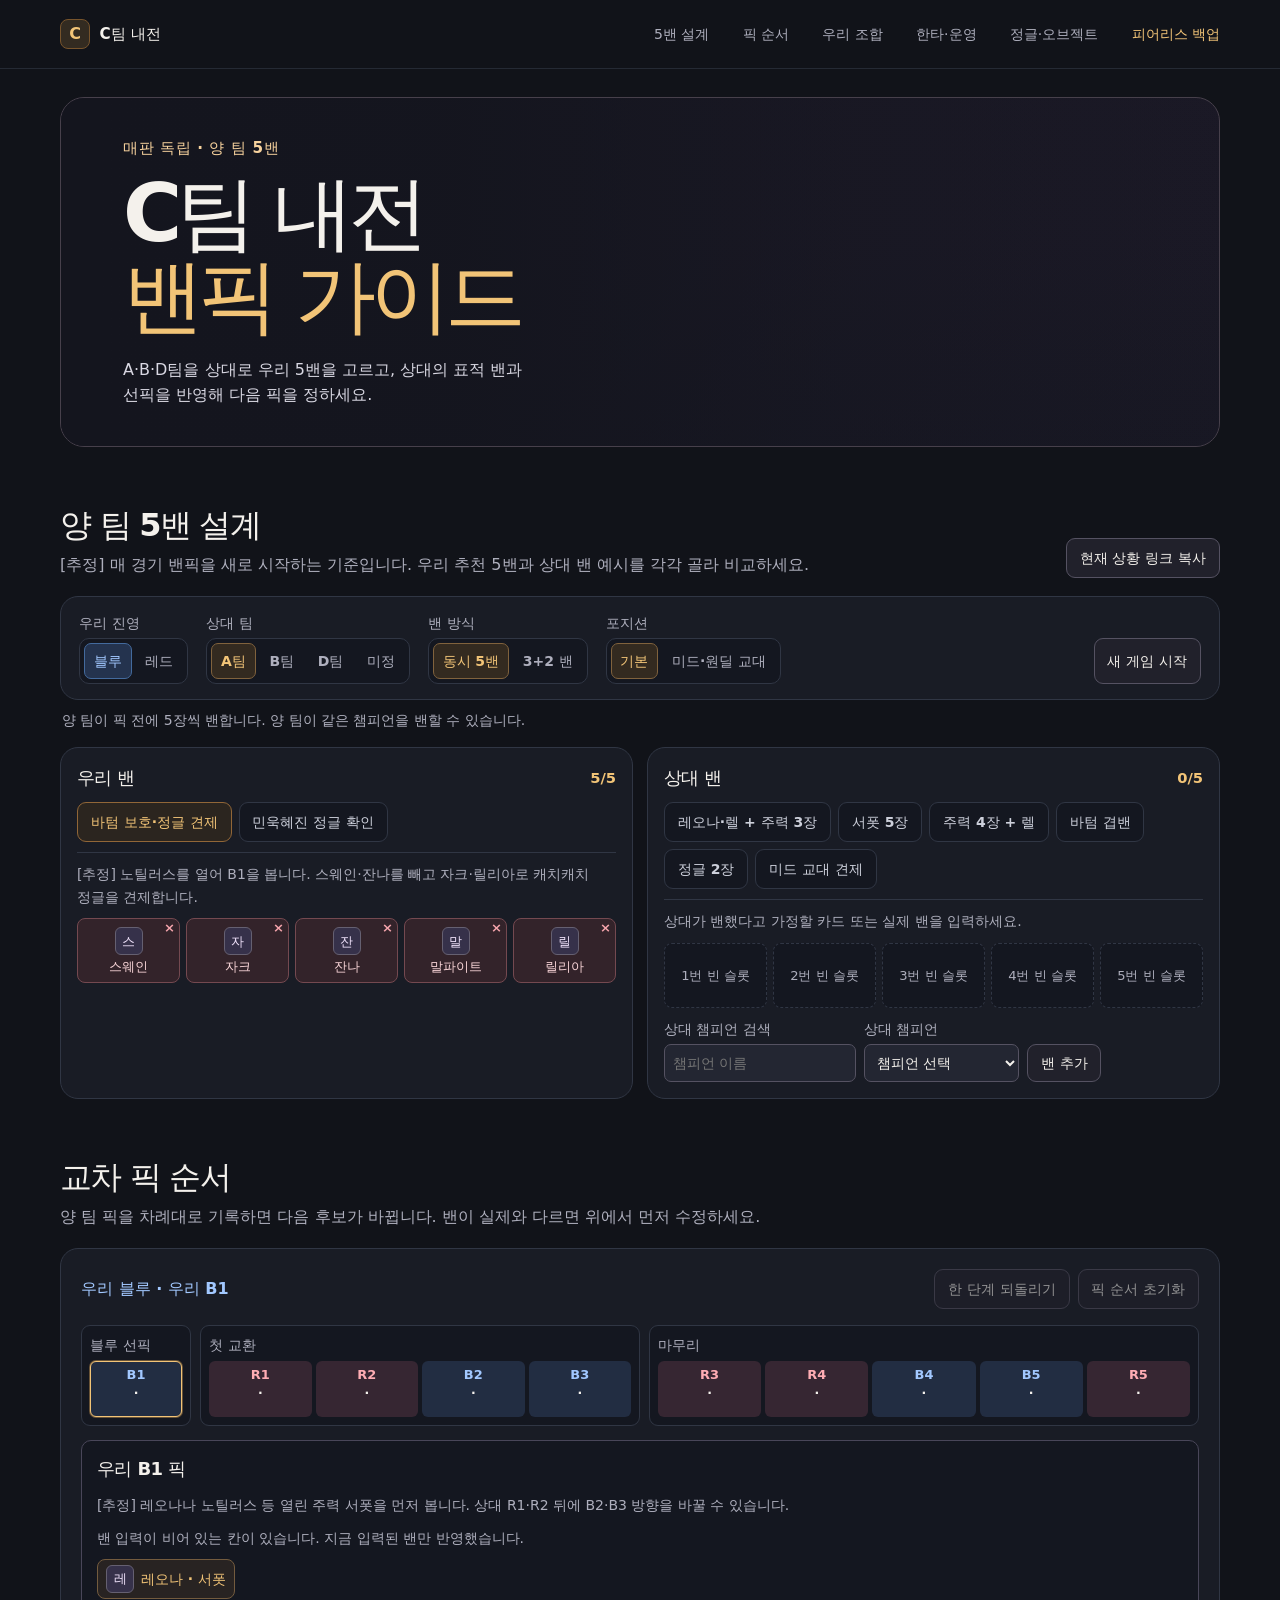
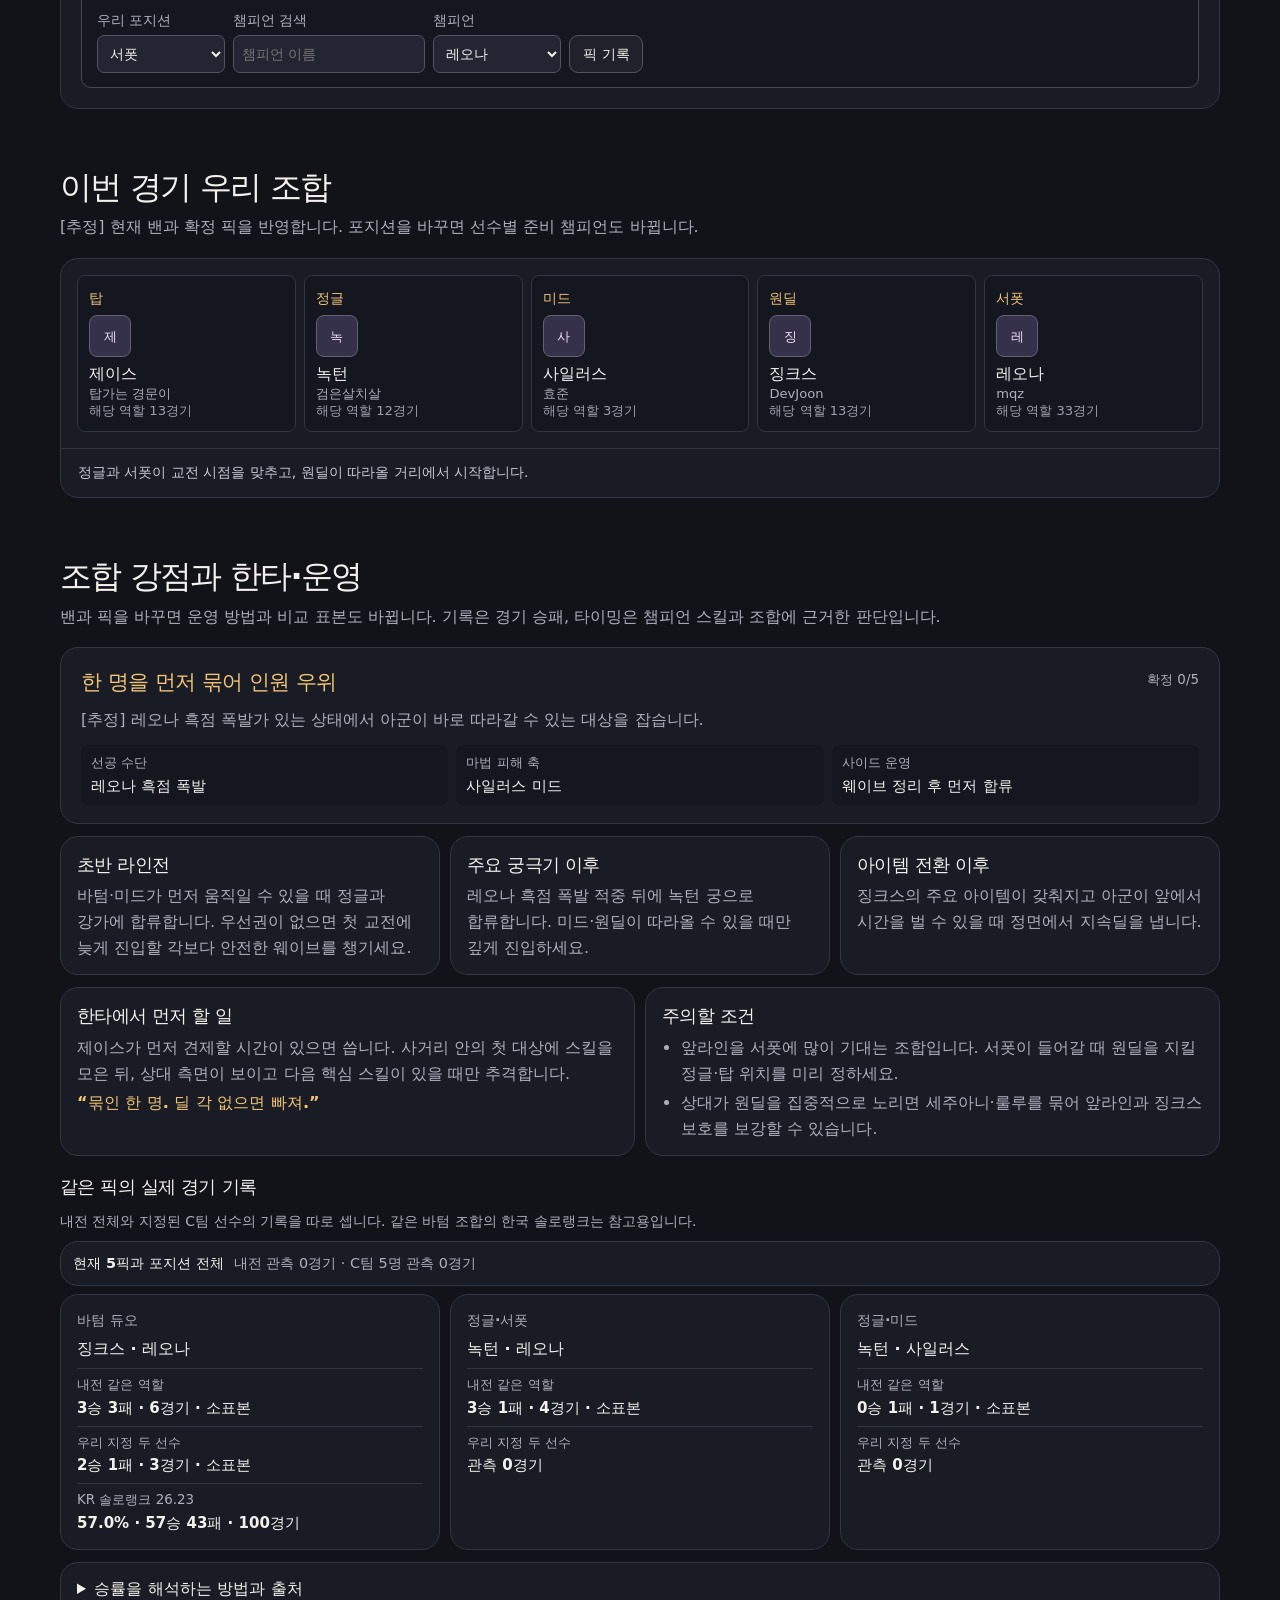
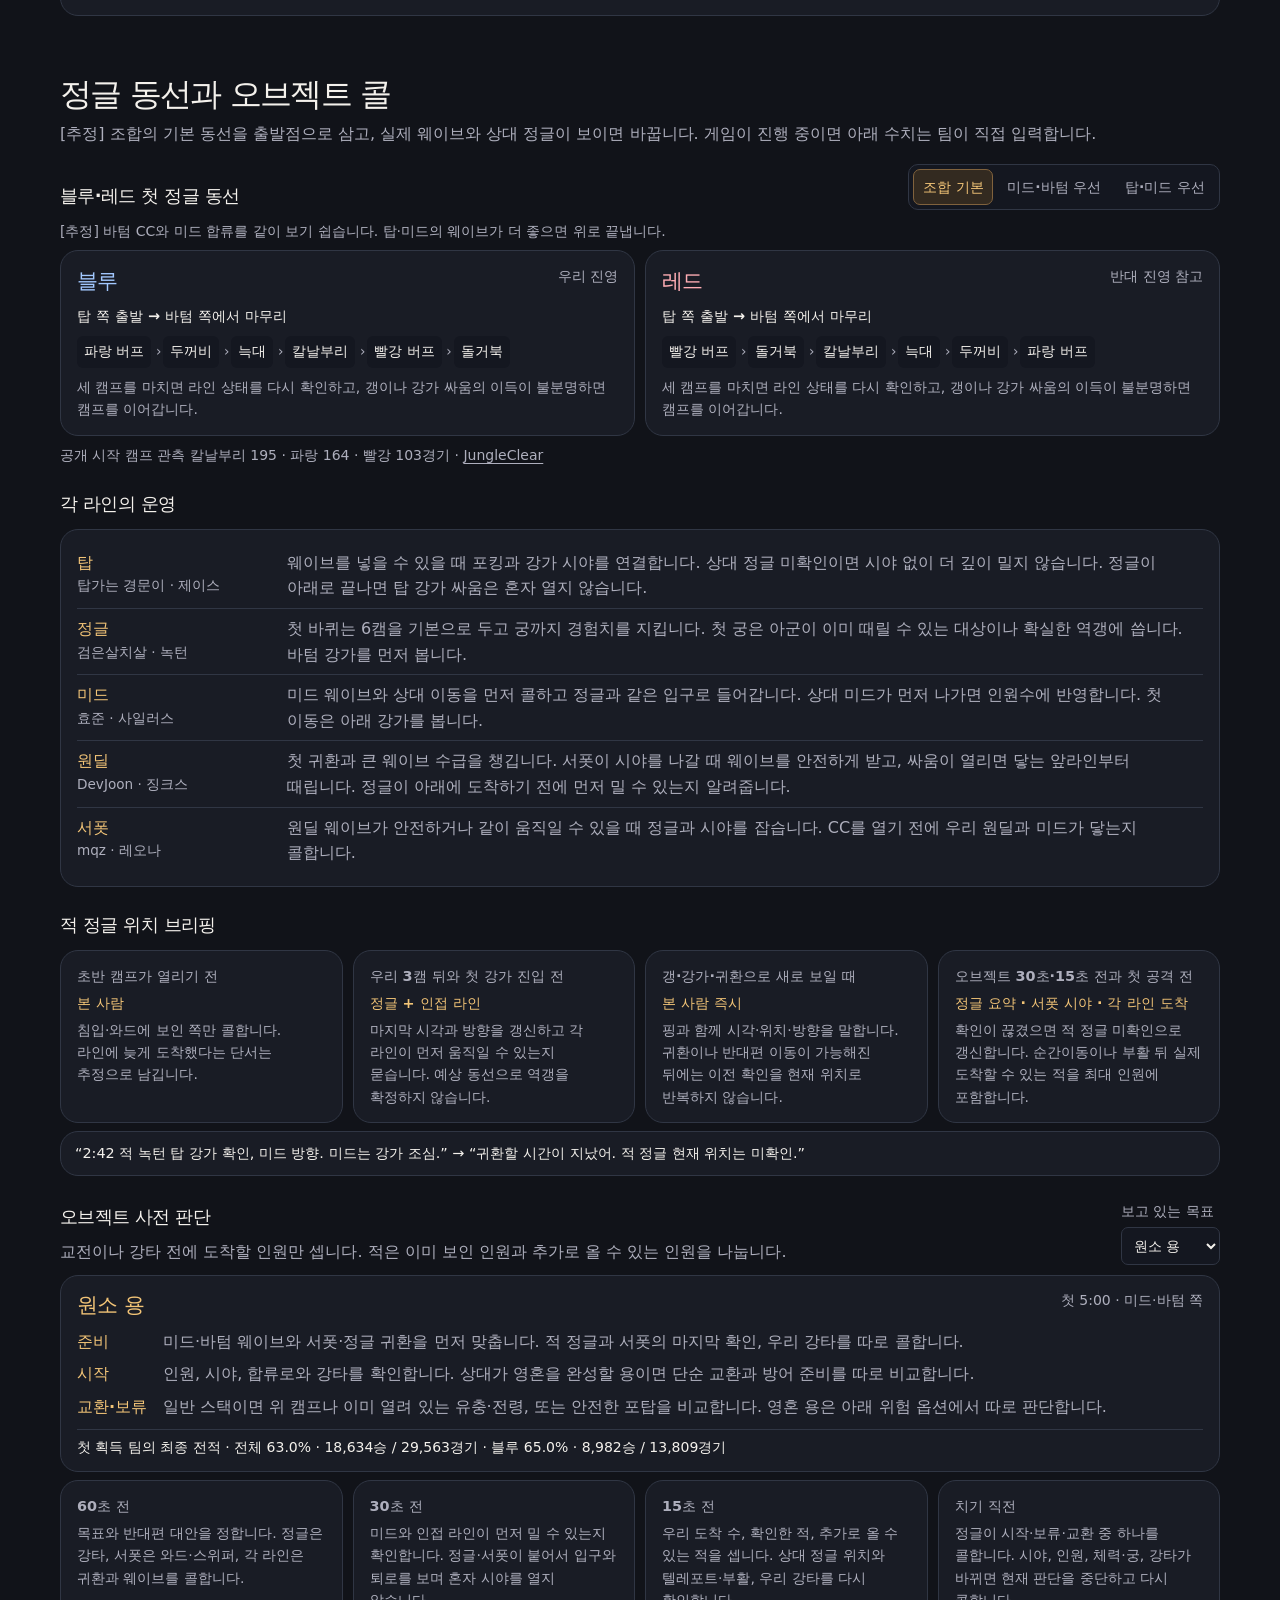
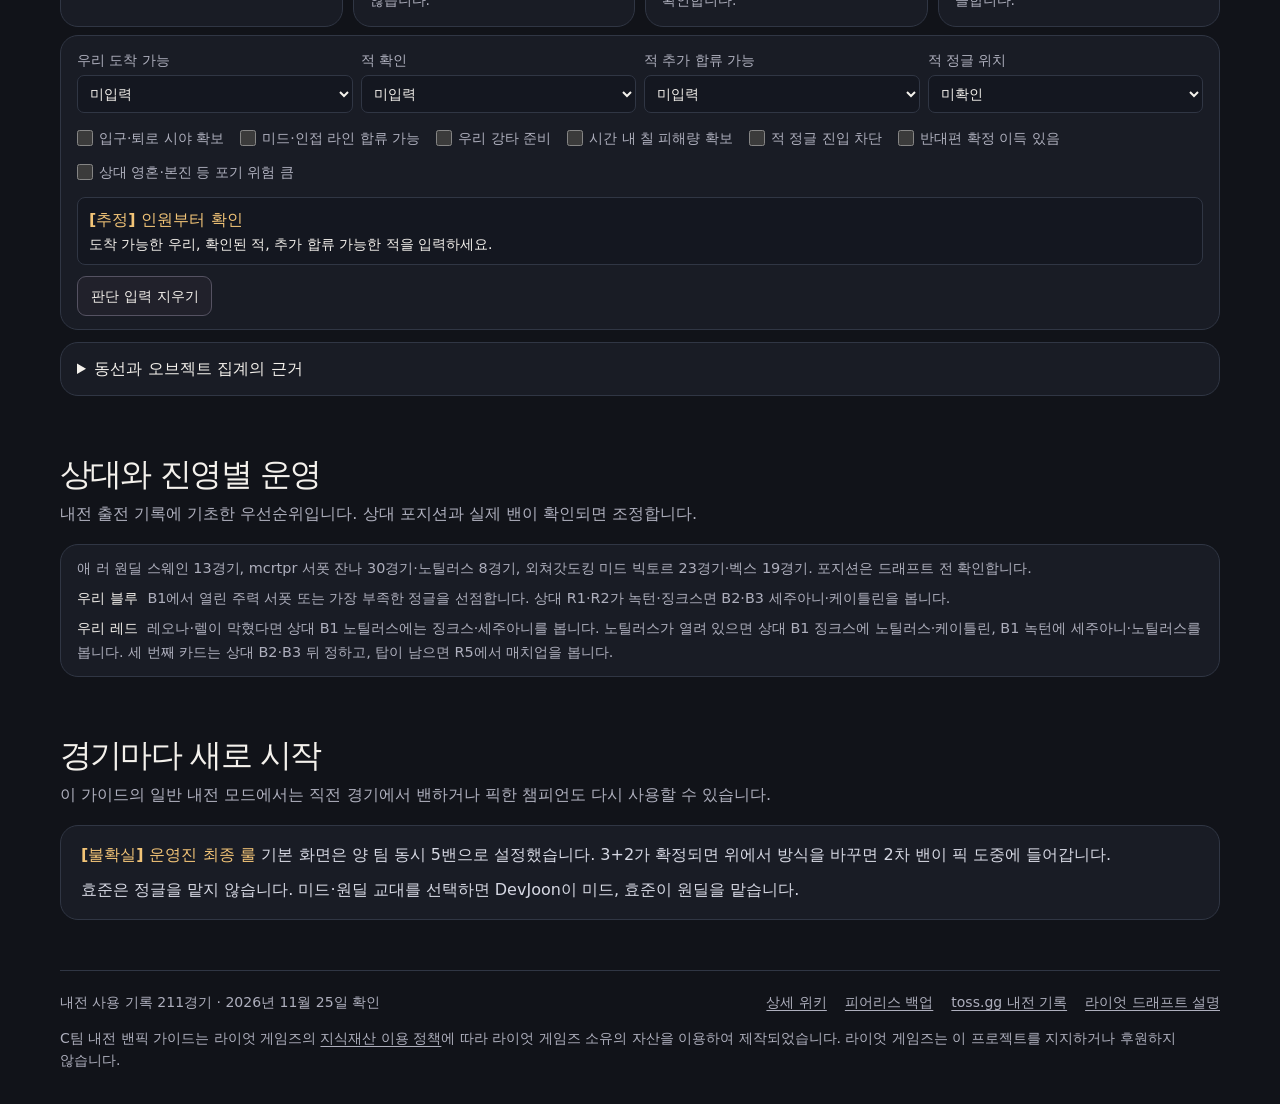
<file: index.html>
<!doctype html>
<html lang="ko">
<head>
  <meta charset="utf-8">
  <meta name="viewport" content="width=device-width, initial-scale=1">
  <meta name="description" content="매판 새로 시작하는 C팀 내전 밴픽 플래너. A·B·D팀별 5밴과 블루·레드 교차 픽을 비교하세요.">
  <meta name="theme-color" content="#111319">
  <title>C팀 내전 밴픽 가이드</title>
  <link rel="stylesheet" href="./styles.css?v=5">
  <script type="module" src="./app.mjs?v=5"></script>
</head>
<body>
  <header class="site-header">
    <div class="container header-inner">
      <a href="#top" class="wordmark"><span class="team-symbol" aria-hidden="true">C</span>C팀 내전</a>
      <nav aria-label="페이지 목차">
        <a href="#simulator">5밴 설계</a>
        <a href="#cross-draft">픽 순서</a>
        <a href="#lineups">우리 조합</a>
        <a href="#composition">한타·운영</a>
        <a href="#macro">정글·오브젝트</a>
        <a class="archive-link" href="./fearless/">피어리스 백업</a>
      </nav>
    </div>
  </header>

  <main id="top" class="container">
    <section class="hero" aria-labelledby="hero-title">
      <div class="hero-copy">
        <p class="hero-label">매판 독립 · 양 팀 5밴</p>
        <h1 id="hero-title">C팀 내전<br><span>밴픽 가이드</span></h1>
        <p class="hero-description">A·B·D팀을 상대로 우리 5밴을 고르고, 상대의 표적 밴과 선픽을 반영해 다음 픽을 정하세요.</p>
      </div>
    </section>

    <section class="section" id="simulator" aria-labelledby="sim-title">
      <div class="section-heading">
        <div>
          <h2 id="sim-title">양 팀 5밴 설계</h2>
          <p>[추정] 매 경기 밴픽을 새로 시작하는 기준입니다. 우리 추천 5밴과 상대 밴 예시를 각각 골라 비교하세요.</p>
        </div>
        <button type="button" class="button button-outline" id="share">현재 상황 링크 복사</button>
      </div>
      <div class="panel setup">
        <fieldset><legend>우리 진영</legend><div id="side-controls" class="segmented"></div></fieldset>
        <fieldset><legend>상대 팀</legend><div id="opponent-controls" class="segmented"></div></fieldset>
        <fieldset><legend>밴 방식</legend><div id="format-controls" class="segmented"></div></fieldset>
        <fieldset><legend>포지션</legend><div id="swap-controls" class="segmented"></div></fieldset>
        <button type="button" class="button button-outline" id="new-game">새 게임 시작</button>
      </div>
      <p class="small muted" id="format-note"></p>
      <div class="ban-design">
        <section class="panel ban-board" aria-labelledby="our-bans-title">
          <div class="ban-board-head"><h3 id="our-bans-title">우리 밴</h3><span id="our-count"></span></div>
          <div id="our-plans" class="preset-bar"></div>
          <p id="our-note" class="small muted"></p>
          <div id="our-bans"></div>
        </section>
        <section class="panel ban-board" aria-labelledby="enemy-bans-title">
          <div class="ban-board-head"><h3 id="enemy-bans-title">상대 밴</h3><span id="enemy-count"></span></div>
          <div id="enemy-plans" class="preset-bar"></div>
          <p id="enemy-note" class="small muted"></p>
          <div id="enemy-bans"></div>
        </section>
      </div>
      <p id="ban-status" class="small muted" role="status"></p>
    </section>

    <section class="section" id="cross-draft" aria-labelledby="cross-title">
      <div class="section-heading">
        <div>
          <h2 id="cross-title">교차 픽 순서</h2>
          <p>양 팀 픽을 차례대로 기록하면 다음 후보가 바뀝니다. 밴이 실제와 다르면 위에서 먼저 수정하세요.</p>
        </div>
      </div>
      <div class="panel cross-panel">
        <div class="cross-top">
          <span id="cross-side" class="side-badge"></span>
          <div class="cross-toolbar">
            <button class="button button-outline" type="button" id="undo-move">한 단계 되돌리기</button>
            <button class="button button-outline" type="button" id="reset-moves">픽 순서 초기화</button>
          </div>
        </div>
        <div id="draft-roadmap" class="draft-roadmap" aria-label="양 팀 드래프트 순서"></div>
        <div id="draft-action" class="draft-action"></div>
        <p id="draft-status" class="small muted" role="status"></p>
      </div>
    </section>

    <section class="section" id="lineups" aria-labelledby="lineups-title">
      <div class="section-heading">
        <div>
          <h2 id="lineups-title">이번 경기 우리 조합</h2>
          <p>[추정] 현재 밴과 확정 픽을 반영합니다. 포지션을 바꾸면 선수별 준비 챔피언도 바뀝니다.</p>
        </div>
      </div>
      <div class="panel current-lineup" id="lineup"></div>
    </section>

    <section class="section" id="composition" aria-labelledby="composition-title">
      <div class="section-heading">
        <div>
          <h2 id="composition-title">조합 강점과 한타·운영</h2>
          <p>밴과 픽을 바꾸면 운영 방법과 비교 표본도 바뀝니다. 기록은 경기 승패, 타이밍은 챔피언 스킬과 조합에 근거한 판단입니다.</p>
        </div>
      </div>
      <div id="composition-report"></div>
      <details class="panel evidence-details">
        <summary>승률을 해석하는 방법과 출처</summary>
        <div id="validation"></div>
        <p>내전 표본은 2026년 6월 19일부터 11월 25일까지 협곡 211경기입니다. 5픽은 포지션까지 같은 조합, 부분 조합은 같은 팀의 해당 포지션 기록을 셉니다. 10경기 미만은 승패 건수로 표시합니다. 경기별 팀 전력과 상대 조합이 섞여 있고, 구간별 골드·한타 이벤트는 보유 표본에서 확인하지 못했습니다.</p>
        <p>한국 솔로랭크는 11월 21일 저장한 26.23 패치 29,826경기 중 해당 바텀 조합만 집계했습니다. 수집 기준 계정의 범위가 있으며 경기 당시 티어는 확인되지 않았습니다. Trackimo의 11월 25일 전 서버·전 티어 랭크 집계에서 징크스·노틸러스는 33,457경기 50.4%였습니다. 큐·지역·표본이 다른 만큼 내전 전적과 합산하지 않습니다.</p>
        <p class="source-links"><a href="https://toss-gg.pages.dev/sr">toss.gg 내전 기록</a><a href="https://trackimo.lol/champions/jinx/bot/duos?with=nautilus">Trackimo 바텀 통계</a><a href="https://developer.riotgames.com/docs/lol#data-dragon">Riot 스킬·데이터</a></p>
        <p>한타 안내는 라이엇 스킬과 커뮤니티의 정면 한타·포킹·보호형 운영 설명을 대조해 작성했습니다. 커뮤니티 자료는 실행 팁의 근거로 썼습니다.</p>
        <p class="source-links"><a href="https://mobalytics.gg/lol/guides/everything-you-need-to-know-about-team-comps-and-teamfighting">Mobalytics 조합 가이드</a><a href="https://www.reddit.com/r/summonerschool/comments/1lwkeyk/">Summoner School 조합 토론</a><a href="https://m.inven.co.kr/site/lol/manualtool.php?champnum=116&amp;filter=memnick&amp;idx=134969&amp;p=1&amp;pg=10&amp;season=13&amp;vtype=mobile">인벤 징크스 카이팅 공략</a></p>
      </details>
    </section>

    <section class="section" id="macro" aria-labelledby="macro-title">
      <div class="section-heading">
        <div>
          <h2 id="macro-title">정글 동선과 오브젝트 콜</h2>
          <p>[추정] 조합의 기본 동선을 출발점으로 삼고, 실제 웨이브와 상대 정글이 보이면 바꿉니다. 게임이 진행 중이면 아래 수치는 팀이 직접 입력합니다.</p>
        </div>
      </div>
      <div class="macro-block">
        <div class="section-heading macro-heading">
          <h3>블루·레드 첫 정글 동선</h3>
          <fieldset><legend class="sr-only">첫 동선 우선 합류</legend><div class="segmented" id="macro-route"></div></fieldset>
        </div>
        <div id="macro-routes"></div>
      </div>
      <div class="macro-block">
        <h3 class="macro-heading">각 라인의 운영</h3>
        <div id="macro-lines" class="panel lane-orders"></div>
      </div>
      <div class="macro-block">
        <h3 class="macro-heading">적 정글 위치 브리핑</h3>
        <div id="macro-tracking" class="report-grid call-grid"></div>
        <p class="panel call-example">“2:42 적 녹턴 탑 강가 확인, 미드 방향. 미드는 강가 조심.” → “귀환할 시간이 지났어. 적 정글 현재 위치는 미확인.”</p>
      </div>
      <div class="macro-block" id="objective-planner">
        <div class="section-heading macro-heading">
          <div>
            <h3>오브젝트 사전 판단</h3>
            <p>교전이나 강타 전에 도착할 인원만 셉니다. 적은 이미 보인 인원과 추가로 올 수 있는 인원을 나눕니다.</p>
          </div>
          <label class="macro-select">보고 있는 목표<select id="objective-select"></select></label>
        </div>
        <div class="panel objective-brief" id="objective-brief"></div>
        <div class="report-grid call-grid" id="objective-calls"></div>
        <form class="panel objective-check" id="objective-form" aria-label="오브젝트 인원·시야·강타 확인">
          <div class="objective-counts">
            <label class="macro-select">우리 도착 가능<select name="allies"></select></label>
            <label class="macro-select">적 확인<select name="enemy"></select></label>
            <label class="macro-select">적 추가 합류 가능<select name="possible"></select></label>
            <label class="macro-select">적 정글 위치<select name="location"><option value="unknown">미확인</option><option value="near">근처·합류 가능</option><option value="away">교전 전 합류 불가 확인</option></select></label>
          </div>
          <div class="objective-flags">
            <label><input type="checkbox" name="vision">입구·퇴로 시야 확보</label>
            <label><input type="checkbox" name="priority">미드·인접 라인 합류 가능</label>
            <label><input type="checkbox" name="smite">우리 강타 준비</label>
            <label><input type="checkbox" name="finish">시간 내 칠 피해량 확보</label>
            <label><input type="checkbox" name="zone">적 정글 진입 차단</label>
            <label><input type="checkbox" name="trade">반대편 확정 이득 있음</label>
            <label><input type="checkbox" name="critical">상대 영혼·본진 등 포기 위험 큼</label>
          </div>
          <div class="objective-result" id="objective-result" aria-live="polite"></div>
          <button type="reset" class="button button-outline">판단 입력 지우기</button>
        </form>
      </div>
      <details class="panel evidence-details">
        <summary>동선과 오브젝트 집계의 근거</summary>
        <p>바위 게 2:55, 바론 20:00은 일반 협곡 26.1 변경을 적용했습니다. 유충 8:00과 전령 15:00은 일반 협곡 일정입니다. 대회 중 재등장 시간은 인게임 타이머를 우선 확인하세요.</p>
        <p>JungleClear의 시작 캠프는 전 지역 에메랄드 이상 26.21·26.22 표본에서 1:00 위치로 분류한 기록입니다. 이 수치에 이후 이동 순서나 내전 성과는 들어 있지 않습니다. 위 동선은 캠프 위치, 챔피언 도구, 라인 합류에 맞춘 출발안입니다.</p>
        <p>한국 솔로랭크 26.23 표본 29,826경기의 첫 목표 획득과 최종 승리의 관계를 집계했습니다. 첫 획득 기록이 있는 경기만 분모에 넣었습니다. 앞서 가는 팀이 먼저 오브젝트를 먹는 영향도 있으므로 아래 콜 절차와 별도로 봅니다.</p>
        <p class="source-links"><a href="https://www.leagueoflegends.com/en-us/news/game-updates/patch-26-1-notes/">라이엇 26.1 협곡 일정</a><a href="https://www.leagueoflegends.com/en-gb/news/game-updates/patch-25-09-notes/">라이엇 유충·전령 일정</a><a href="https://www.leagueoflegends.com/en-gb/news/game-updates/patch-9-23-notes/#elemental-drakes">라이엇 용 일정</a><a href="https://developer.riotgames.com/apis#match-v5">Riot Match-v5</a><a href="https://mid.gg/guides/objective-control">MID.GG 오브젝트 준비</a></p>
      </details>
    </section>

    <section class="section" id="opponents" aria-labelledby="opponents-title">
      <div class="section-heading">
        <div>
          <h2 id="opponents-title">상대와 진영별 운영</h2>
          <p>내전 출전 기록에 기초한 우선순위입니다. 상대 포지션과 실제 밴이 확인되면 조정합니다.</p>
        </div>
      </div>
      <div class="panel cross-notes">
        <p id="scouting"></p>
        <p><strong>우리 블루</strong> B1에서 열린 주력 서폿 또는 가장 부족한 정글을 선점합니다. 상대 R1·R2가 녹턴·징크스면 B2·B3 세주아니·케이틀린을 봅니다.</p>
        <p><strong>우리 레드</strong> 레오나·렐이 막혔다면 상대 B1 노틸러스에는 징크스·세주아니를 봅니다. 노틸러스가 열려 있으면 상대 B1 징크스에 노틸러스·케이틀린, B1 녹턴에 세주아니·노틸러스를 봅니다. 세 번째 카드는 상대 B2·B3 뒤 정하고, 탑이 남으면 R5에서 매치업을 봅니다.</p>
      </div>
    </section>

    <section class="section" id="rules" aria-labelledby="rules-title">
      <div class="section-heading">
        <div>
          <h2 id="rules-title">경기마다 새로 시작</h2>
          <p>이 가이드의 일반 내전 모드에서는 직전 경기에서 밴하거나 픽한 챔피언도 다시 사용할 수 있습니다.</p>
        </div>
      </div>
      <div class="panel rule-detail">
        <p><strong>[불확실] 운영진 최종 룰</strong> 기본 화면은 양 팀 동시 5밴으로 설정했습니다. 3+2가 확정되면 위에서 방식을 바꾸면 2차 밴이 픽 도중에 들어갑니다.</p>
        <p>효준은 정글을 맡지 않습니다. 미드·원딜 교대를 선택하면 DevJoon이 미드, 효준이 원딜을 맡습니다.</p>
      </div>
    </section>
    <noscript>인터랙티브 밴픽을 사용하려면 JavaScript를 켜 주세요.</noscript>
  </main>

  <footer class="container footer">
    <p>내전 사용 기록 211경기 · 2026년 11월 25일 확인</p>
    <div class="source-links">
      <a href="https://github.com/mqzkim/c-team-draft/blob/main/guide.md">상세 위키</a>
      <a href="./fearless/">피어리스 백업</a>
      <a href="https://toss-gg.pages.dev/sr">toss.gg 내전 기록</a>
      <a href="https://www.leagueoflegends.com/en-sg/news/dev/dev-the-return-of-ranked-5s/">라이엇 드래프트 설명</a>
    </div>
    <p class="asset-notice">C팀 내전 밴픽 가이드는 라이엇 게임즈의 <a href="https://www.riotgames.com/ko/legal">지식재산 이용 정책</a>에 따라 라이엇 게임즈 소유의 자산을 이용하여 제작되었습니다. 라이엇 게임즈는 이 프로젝트를 지지하거나 후원하지 않습니다.</p>
  </footer>
</body>
</html>
</file>
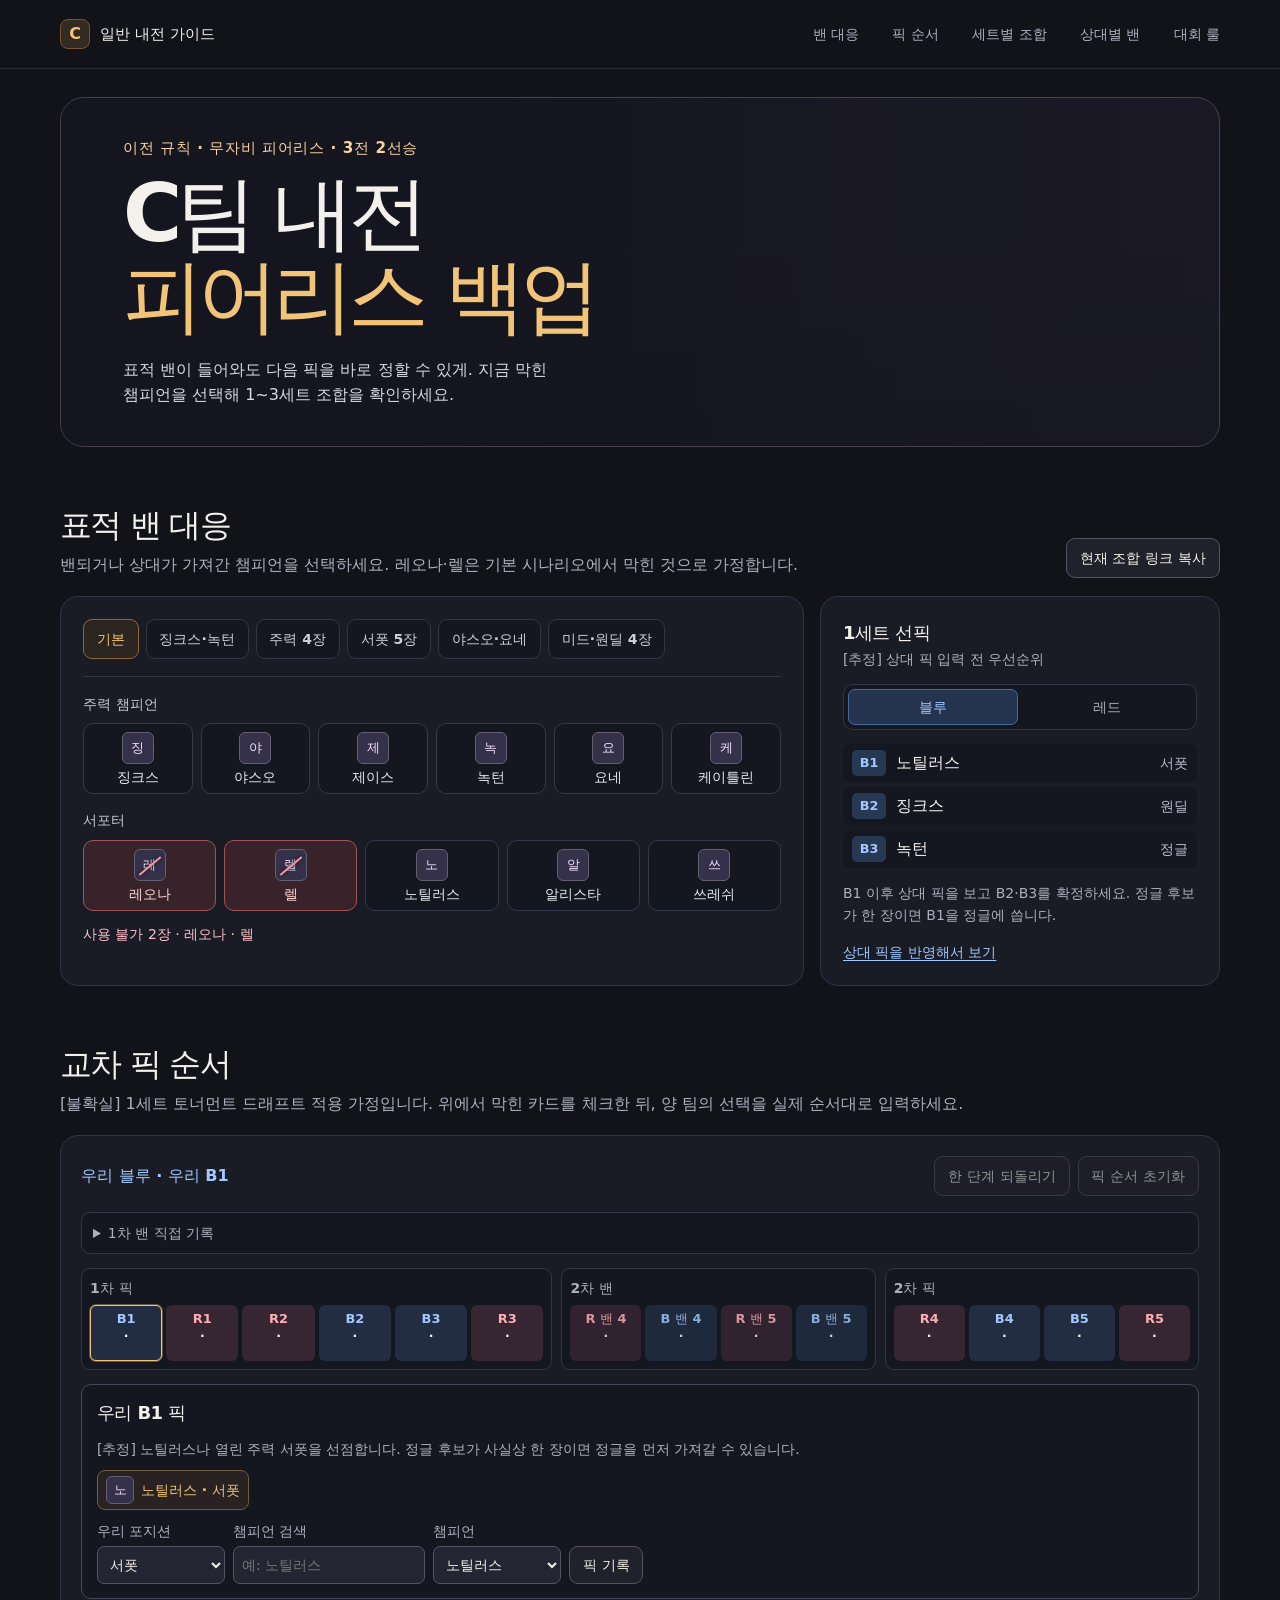
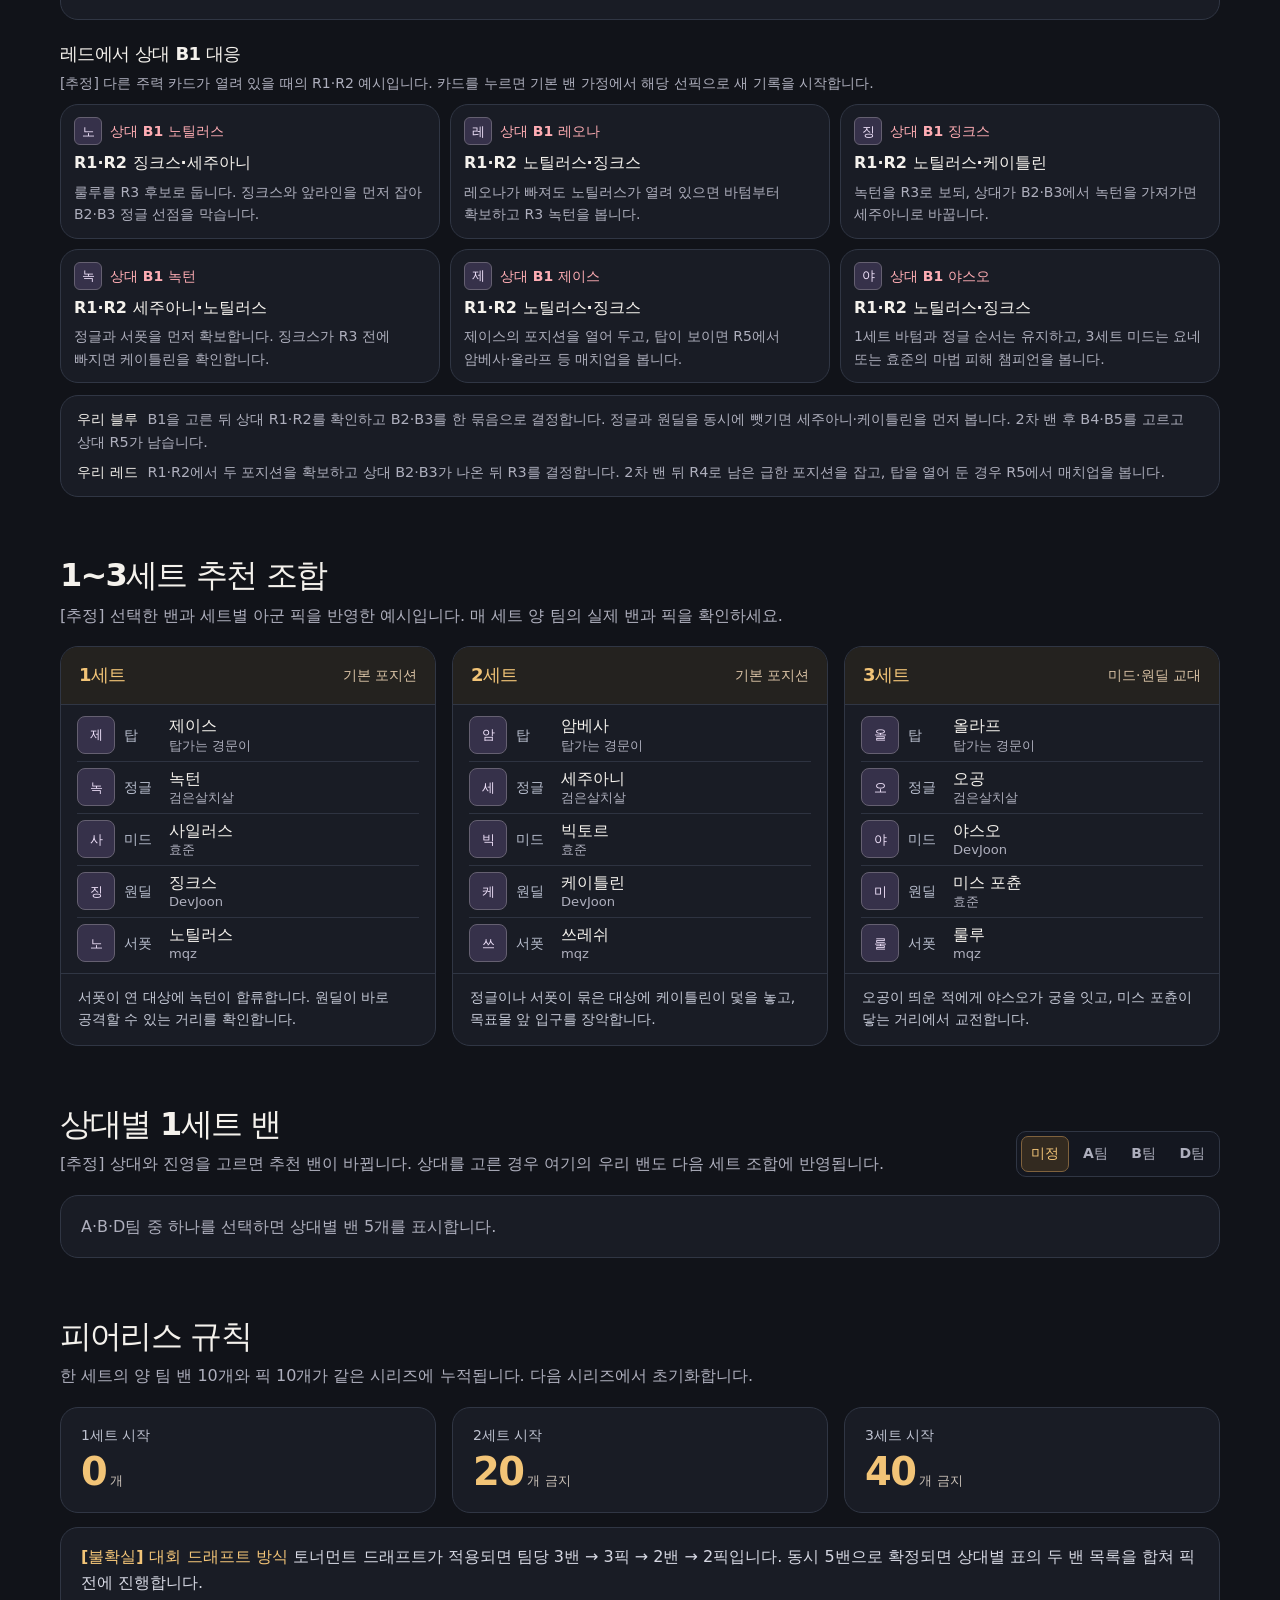
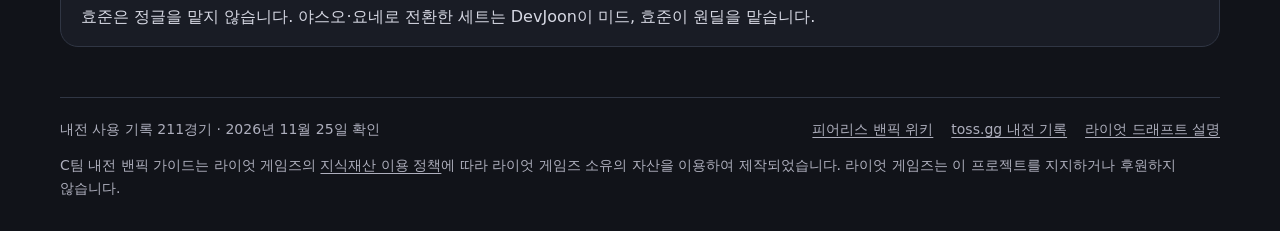
<file: fearless/index.html>
<!doctype html>
<html lang="ko">
<head>
  <meta charset="utf-8">
  <meta name="viewport" content="width=device-width, initial-scale=1">
  <meta name="description" content="C팀 내전 무자비 피어리스 밴픽 가이드. 표적 밴에 따른 대체 픽과 블루·레드 선픽, 3세트 조합을 확인하세요.">
  <meta name="theme-color" content="#111319">
  <title>C팀 내전 피어리스 백업</title>
  <link rel="stylesheet" href="./styles.css?v=2">
  <script type="module" src="./app.mjs?v=2"></script>
</head>
<body>
  <header class="site-header">
    <div class="container header-inner">
      <a href="../" class="wordmark"><span class="team-symbol" aria-hidden="true">C</span> 일반 내전 가이드</a>
      <nav aria-label="페이지 목차">
        <a href="#simulator">밴 대응</a>
        <a href="#cross-draft">픽 순서</a>
        <a href="#lineups">세트별 조합</a>
        <a href="#opponents">상대별 밴</a>
        <a href="#rules">대회 룰</a>
      </nav>
    </div>
  </header>

  <main id="top" class="container">
    <section class="hero" aria-labelledby="hero-title">
      <div class="hero-copy">
        <p class="hero-label">이전 규칙 · 무자비 피어리스 · 3전 2선승</p>
        <h1 id="hero-title">C팀 내전<br><span>피어리스 백업</span></h1>
        <p class="hero-description">표적 밴이 들어와도 다음 픽을 바로 정할 수 있게. 지금 막힌 챔피언을 선택해 1~3세트 조합을 확인하세요.</p>
      </div>
    </section>

    <section class="section" id="simulator" aria-labelledby="sim-title">
      <div class="section-heading">
        <div>
          <h2 id="sim-title">표적 밴 대응</h2>
          <p>밴되거나 상대가 가져간 챔피언을 선택하세요. 레오나·렐은 기본 시나리오에서 막힌 것으로 가정합니다.</p>
        </div>
        <button type="button" class="button button-outline" id="share">현재 조합 링크 복사</button>
      </div>

      <div class="sim-grid">
        <div class="panel controls">
          <div class="preset-bar" id="presets" aria-label="밴 상황 예시"></div>
          <fieldset><legend>주력 챔피언</legend><div id="target-controls" class="champ-controls wide-controls"></div></fieldset>
          <fieldset><legend>서포터</legend><div id="support-controls" class="champ-controls"></div></fieldset>
          <p class="selection-status" id="selection-status" aria-live="polite"></p>
        </div>

        <aside class="panel draft-order" aria-labelledby="order-title">
          <div>
            <h3 id="order-title">1세트 선픽</h3>
            <p class="small muted">[추정] 상대 픽 입력 전 우선순위</p>
          </div>
          <fieldset><legend class="sr-only">우리 진영</legend><div id="side-controls" class="segmented"></div></fieldset>
          <div id="first-picks"></div>
          <p id="pick-note" class="small muted"></p>
          <a class="small cross-link" href="#cross-draft">상대 픽을 반영해서 보기</a>
        </aside>
      </div>
      <p id="share-status" class="small muted share-status" role="status"></p>
    </section>

    <section class="section" id="cross-draft" aria-labelledby="cross-title">
      <div class="section-heading">
        <div>
          <h2 id="cross-title">교차 픽 순서</h2>
          <p>[불확실] 1세트 토너먼트 드래프트 적용 가정입니다. 위에서 막힌 카드를 체크한 뒤, 양 팀의 선택을 실제 순서대로 입력하세요.</p>
        </div>
      </div>
      <div class="panel cross-panel">
        <div class="cross-top">
          <span id="cross-side" class="side-badge"></span>
          <div class="cross-toolbar">
            <button class="button button-outline" type="button" id="undo-move">한 단계 되돌리기</button>
            <button class="button button-outline" type="button" id="reset-moves">픽 순서 초기화</button>
          </div>
        </div>
        <details class="initial-bans">
          <summary>1차 밴 직접 기록</summary>
          <div class="initial-bans-content">
            <label class="watch-toggle"><input type="checkbox" id="apply-watch">상대별 추천 1차 밴을 먼저 반영</label>
            <div id="extra-bans-picker"></div>
            <div id="extra-bans" class="cross-toolbar"></div>
          </div>
        </details>
        <div id="draft-roadmap" class="draft-roadmap" aria-label="양 팀 드래프트 순서"></div>
        <div id="draft-action" class="draft-action"></div>
        <p id="draft-status" class="small muted" role="status"></p>
      </div>
      <div class="opening-cases" aria-labelledby="opening-title">
        <h3 id="opening-title">레드에서 상대 B1 대응</h3>
        <p class="small muted">[추정] 다른 주력 카드가 열려 있을 때의 R1·R2 예시입니다. 카드를 누르면 기본 밴 가정에서 해당 선픽으로 새 기록을 시작합니다.</p>
        <div id="opening-cases" class="case-grid"></div>
      </div>
      <div class="panel cross-notes">
        <p><strong>우리 블루</strong> B1을 고른 뒤 상대 R1·R2를 확인하고 B2·B3를 한 묶음으로 결정합니다. 정글과 원딜을 동시에 뺏기면 세주아니·케이틀린을 먼저 봅니다. 2차 밴 후 B4·B5를 고르고 상대 R5가 남습니다.</p>
        <p><strong>우리 레드</strong> R1·R2에서 두 포지션을 확보하고 상대 B2·B3가 나온 뒤 R3를 결정합니다. 2차 밴 뒤 R4로 남은 급한 포지션을 잡고, 탑을 열어 둔 경우 R5에서 매치업을 봅니다.</p>
      </div>
    </section>

    <section class="section" id="lineups" aria-labelledby="lineups-title">
      <div class="section-heading">
        <div>
          <h2 id="lineups-title">1~3세트 추천 조합</h2>
          <p>[추정] 선택한 밴과 세트별 아군 픽을 반영한 예시입니다. 매 세트 양 팀의 실제 밴과 픽을 확인하세요.</p>
        </div>
      </div>
      <div id="plan" class="plan-grid"></div>
    </section>

    <section class="section opponent-section" id="opponents" aria-labelledby="opponents-title">
      <div class="section-heading">
        <div>
          <h2 id="opponents-title">상대별 1세트 밴</h2>
          <p>[추정] 상대와 진영을 고르면 추천 밴이 바뀝니다. 상대를 고른 경우 여기의 우리 밴도 다음 세트 조합에 반영됩니다.</p>
        </div>
        <fieldset><legend class="sr-only">상대 팀</legend><div id="opponent-controls" class="segmented opponents"></div></fieldset>
      </div>
      <div class="panel opponent-panel" id="opponent-bans"></div>
    </section>

    <section class="section rules-section" id="rules" aria-labelledby="rules-title">
      <div class="section-heading">
        <div>
          <h2 id="rules-title">피어리스 규칙</h2>
          <p>한 세트의 양 팀 밴 10개와 픽 10개가 같은 시리즈에 누적됩니다. 다음 시리즈에서 초기화합니다.</p>
        </div>
      </div>
      <div class="rules-grid">
        <div class="panel rule-count"><span>1세트 시작</span><strong>0<span>개</span></strong></div>
        <div class="panel rule-count"><span>2세트 시작</span><strong>20<span>개 금지</span></strong></div>
        <div class="panel rule-count"><span>3세트 시작</span><strong>40<span>개 금지</span></strong></div>
      </div>
      <div class="panel rule-detail">
        <p><strong>[불확실] 대회 드래프트 방식</strong> 토너먼트 드래프트가 적용되면 팀당 3밴 → 3픽 → 2밴 → 2픽입니다. 동시 5밴으로 확정되면 상대별 표의 두 밴 목록을 합쳐 픽 전에 진행합니다.</p>
        <p>효준은 정글을 맡지 않습니다. 야스오·요네로 전환한 세트는 DevJoon이 미드, 효준이 원딜을 맡습니다.</p>
      </div>
    </section>
    <noscript>밴 대응 시뮬레이터를 사용하려면 브라우저에서 JavaScript를 켜 주세요.</noscript>
  </main>

  <footer class="container footer">
    <p>내전 사용 기록 211경기 · 2026년 11월 25일 확인</p>
    <div class="source-links">
      <a href="https://github.com/mqzkim/c-team-draft/blob/main/fearless/guide.md">피어리스 밴픽 위키</a>
      <a href="https://toss-gg.pages.dev/sr">toss.gg 내전 기록</a>
      <a href="https://www.leagueoflegends.com/en-sg/news/dev/dev-the-return-of-ranked-5s/">라이엇 드래프트 설명</a>
    </div>
    <p class="asset-notice">C팀 내전 밴픽 가이드는 라이엇 게임즈의 <a href="https://www.riotgames.com/ko/legal">지식재산 이용 정책</a>에 따라 라이엇 게임즈 소유의 자산을 이용하여 제작되었습니다. 라이엇 게임즈는 이 프로젝트를 지지하거나 후원하지 않습니다.</p>
  </footer>
</body>
</html>
</file>
<file: styles.css>
:root {
  color-scheme: dark;
  --background: #111319;
  --panel: #191c25;
  --panel-deep: #141720;
  --line: #303644;
  --ink: #f4f1ec;
  --muted: #aeafbd;
  --gold: #f2c477;
  --gold-soft: #d7a967;
  --blue: #a2c8ff;
  --red: #ffadb4;
  --radius: 18px;
  font-family: Pretendard, "Noto Sans KR", "Apple SD Gothic Neo", "Malgun Gothic", system-ui, sans-serif;
  background: var(--background);
  color: var(--ink);
  font-size: 100%;
  font-synthesis: none;
}
*, *::before, *::after { box-sizing: border-box; }
html { scroll-behavior: smooth; scroll-padding-top: 1.25rem; }
body { margin: 0; line-height: 1.6; }
p, h1, h2, h3, ul, ol { margin: 0; }
fieldset { padding: 0; margin: 0; border: 0; min-inline-size: 0; }
legend { padding: 0; }
button { font: inherit; color: inherit; cursor: pointer; }
a { color: inherit; text-underline-offset: .22em; }
:focus-visible { outline: 2px solid var(--gold); outline-offset: 4px; }
.container { width: min(1160px, calc(100% - 64px)); margin-inline: auto; }
.sr-only { position: absolute; width: 1px; height: 1px; padding: 0; margin: -1px; clip-path: inset(50%); overflow: hidden; white-space: nowrap; border: 0; }
.site-header { min-height: 68px; border-bottom: 1px solid #252a34; }
.header-inner { min-height: inherit; display: flex; align-items: center; justify-content: space-between; gap: 18px; }
.wordmark { display: inline-flex; align-items: center; gap: .6rem; font-size: .95rem; font-weight: 780; text-decoration: none; white-space: nowrap; }
.team-symbol { display: grid; place-content: center; width: 30px; height: 30px; background: #332b21; color: var(--gold); border: 1px solid #77542c; border-radius: 8px; font-size: 1rem; font-weight: 900; }
.site-header nav { display: flex; align-items: center; gap: clamp(12px, 2.6vw, 34px); font-size: .875rem; }
.site-header nav a { color: var(--muted); text-decoration: none; white-space: nowrap; }
.site-header nav a:hover { color: var(--ink); }
.hero {
  margin-top: 28px; min-height: 335px; display: flex; align-items: center; position: relative; isolation: isolate;
  overflow: hidden; border: 1px solid #47404b; border-radius: 24px;
  background: #1b1926;
}
.hero::before {
  content: ""; position: absolute; z-index: -2; inset: 0 0 0 28%;
  background: url("https://ddragon.leagueoflegends.com/cdn/img/champion/splash/Jinx_0.jpg") 72% 37% / cover no-repeat;
}
.hero::after {
  content: ""; position: absolute; z-index: -1; inset: 0;
  background: linear-gradient(90deg, #14151e 3%, #14151ef0 34%, #14151e53 68%, #14151e0a 100%),
    linear-gradient(0deg, #1617229c, #1617220c 58%);
}
.hero-copy { padding: 38px clamp(24px, 5vw, 62px); }
.hero-label { color: #f7d29d; font-weight: 670; letter-spacing: .04em; font-size: .95rem; margin-bottom: 12px; }
.hero h1 { font-size: clamp(2.7rem, 6.3vw, 5.3rem); letter-spacing: -.075em; line-height: 1.02; font-weight: 850; }
.hero h1 span { color: var(--gold); }
.hero-description { max-width: 430px; margin-top: 20px; color: #d9d8e3; font-size: 1rem; word-break: keep-all; }
.section { margin-top: 58px; }
.section-heading { display: flex; align-items: end; justify-content: space-between; gap: 16px; margin-bottom: 18px; }
h2 { font-size: clamp(1.5rem, 3vw, 2rem); line-height: 1.25; letter-spacing: -.055em; font-weight: 820; }
.section-heading p { margin-top: .45rem; color: var(--muted); word-break: keep-all; }
.panel { background: var(--panel); border: 1px solid var(--line); border-radius: var(--radius); }
.sim-grid { display: grid; grid-template-columns: minmax(0, 1.86fr) minmax(0, 1fr); gap: 16px; }
.controls, .draft-order { padding: 22px; }
.preset-bar { display: flex; flex-wrap: wrap; gap: 7px; padding-bottom: 17px; margin-bottom: 16px; border-bottom: 1px solid var(--line); }
.button { display: inline-flex; align-items: center; justify-content: center; gap: .4rem; min-height: 40px; padding: .35rem .8rem; border-radius: 9px; font-size: .875rem; font-weight: 700; }
.button-outline { border: 1px solid #555262; background: #21212b; white-space: nowrap; }
.button-outline:hover { border-color: var(--gold-soft); }
.preset { border: 1px solid var(--line); background: var(--panel-deep); color: #cdd0db; }
.preset:hover, .preset[aria-pressed="true"] { border-color: #916637; color: var(--gold); background: #2b251f; }
.controls fieldset + fieldset { margin-top: 15px; }
.controls legend { margin-bottom: 8px; font-size: .875rem; font-weight: 700; color: #c4c9d6; }
.champ-controls { display: grid; grid-template-columns: repeat(5, minmax(0, 1fr)); gap: 8px; }
.wide-controls { grid-template-columns: repeat(6, minmax(0, 1fr)); }
.champ-toggle { display: flex; flex-direction: column; align-items: center; justify-content: center; gap: 5px; padding: 8px 2px 6px; min-height: 71px; min-width: 0; background: var(--panel-deep); border: 1px solid #333948; border-radius: 10px; color: #e6e8ee; line-height: 1.25; font-size: .875rem; font-weight: 680; }
.champ-toggle:hover { border-color: var(--gold-soft); }
.champ-toggle[aria-pressed="true"] { border-color: #a25358; background: #372329; color: #ffd5d7; }
.champ-toggle[aria-pressed="true"] .portrait::after { content: ""; position: absolute; background: #f1979e; height: 2px; left: 1px; right: 1px; top: 50%; transform: rotate(-40deg); box-shadow: 0 0 4px #1b0c16; }
.portrait { display: grid; place-items: center; position: relative; flex: none; width: 38px; height: 38px; overflow: hidden; background: #36314a; color: #efe1fa; border: 1px solid #656071; border-radius: 8px; font-size: .825rem; font-weight: 700; }
.champ-toggle .portrait, .ban-item .portrait { width: 32px; height: 32px; border-radius: 6px; }
.portrait img { position: absolute; inset: 0; width: 100%; height: 100%; object-fit: cover; }
.selection-status { margin-top: 12px; color: #ffc0c5; font-size: .875rem; }
.draft-order { display: flex; flex-direction: column; gap: 14px; }
h3 { color: var(--ink); font-size: 1.125rem; letter-spacing: -.035em; font-weight: 780; }
.small { font-size: .875rem; }
.muted { color: var(--muted); }
.segmented { display: flex; flex-wrap: wrap; padding: 4px; gap: 4px; border: 1px solid var(--line); border-radius: 10px; background: var(--panel-deep); }
.segmented button { flex: 1; min-height: 36px; border: 1px solid transparent; border-radius: 7px; background: transparent; color: var(--muted); font-weight: 740; font-size: .875rem; padding: .2rem .55rem; white-space: nowrap; }
.segmented button:hover { color: var(--ink); }
.segmented [aria-pressed="true"] { color: var(--gold); border-color: #80623d; background: #332a20; }
.segmented [data-side="blue"][aria-pressed="true"] { color: var(--blue); border-color: #436a9d; background: #24334e; }
.segmented [data-side="red"][aria-pressed="true"] { color: var(--red); border-color: #8b515d; background: #3b2734; }
.pick-order { list-style: none; padding: 0; display: grid; gap: 5px; }
.pick-order li { display: flex; align-items: center; gap: 10px; min-height: 38px; padding: 5px 9px; background: var(--panel-deep); border-radius: 7px; }
.slot { background: #273853; color: var(--blue); font-weight: 740; font-size: .8rem; width: 34px; padding: 3px; border-radius: 5px; text-align: center; flex: none; }
.slot.red { background: #462c39; color: var(--red); }
.pick-order .lane-name { margin-left: auto; text-align: right; }
.share-status:empty { display: none; }
.share-status { margin-top: .55rem; }
.share-field { width: min(100%, 32rem); padding: .5rem .65rem; background: var(--panel-deep); color: var(--ink); border: 1px solid var(--line); border-radius: 8px; font: inherit; }
.plan-grid { display: grid; grid-template-columns: repeat(3, minmax(0, 1fr)); gap: 16px; }
.lineup { overflow: hidden; min-width: 0; display: flex; flex-direction: column; }
.lineup header { display: flex; color: var(--gold); align-items: center; justify-content: space-between; gap: 8px; padding: 14px 18px; border-bottom: 1px solid var(--line); background: #24221f; }
.lineup h3 { color: var(--gold); }
.lineup header span { color: #d9c2a5; font-size: .875rem; }
.lineup ul { list-style: none; padding: 4px 16px; }
.lineup li { display: flex; align-items: center; gap: 9px; min-height: 52px; padding: 6px 0; }
.lineup li + li { border-top: 1px solid #2e3341; }
.lane-name { color: #b8bece; font-size: .875rem; flex: none; }
.lineup .lane-name { min-width: 2.25rem; }
.pick-copy { min-width: 0; display: flex; flex-direction: column; justify-content: center; line-height: 1.35; }
.pick-copy strong { font-size: .98rem; word-break: keep-all; }
.pick-copy small { color: var(--muted); font-size: .82rem; overflow-wrap: anywhere; }
.lineup-note { padding: 12px 17px 14px; margin-top: auto; color: #c4c8d5; font-size: .875rem; border-top: 1px solid var(--line); word-break: keep-all; }
.opponent-panel { display: grid; grid-template-columns: 1fr 1fr; padding: 18px 20px; gap: 16px 24px; }
.opponent-panel.no-opponent { grid-template-columns: 1fr; }
.opponent-panel .opponent-note { grid-column: 1 / -1; color: var(--muted); word-break: keep-all; }
.ban-group + .ban-group { border-left: 1px solid var(--line); padding-left: 24px; }
.ban-list { display: flex; flex-wrap: wrap; list-style: none; gap: 7px; margin-top: 10px; padding: 0; }
.ban-item { display: inline-flex; align-items: center; gap: 8px; font-size: .875rem; background: var(--panel-deep); padding: 5px 8px 5px 5px; border: 1px solid var(--line); border-radius: 8px; }
.rules-grid { display: grid; grid-template-columns: repeat(3, minmax(0, 1fr)); gap: 16px; }
.rule-count { padding: 16px 20px; display: grid; gap: 2px; }
.rule-count > span { color: #bec2d0; font-size: .875rem; }
.rule-count strong { color: var(--gold); font-size: clamp(1.7rem, 3vw, 2.5rem); line-height: 1.25; letter-spacing: -.04em; }
.rule-count strong span { font-size: .84rem; font-weight: 600; color: #c9c0b7; margin-left: .25rem; letter-spacing: normal; }
.rule-detail { margin-top: 14px; padding: 16px 20px; color: #d6d8e3; word-break: keep-all; }
.rule-detail p + p { margin-top: 9px; }
.rule-detail strong { color: var(--gold); }
.footer { display: flex; flex-wrap: wrap; align-items: start; justify-content: space-between; gap: 14px 30px; margin-top: 50px; padding: 20px 0 32px; border-top: 1px solid var(--line); color: var(--muted); font-size: .875rem; }
.source-links { display: flex; flex-wrap: wrap; gap: 4px 18px; }
.asset-notice { flex-basis: 100%; word-break: keep-all; }

@media (max-width: 870px) {
  .container { width: calc(100% - 36px); }
  .sim-grid { grid-template-columns: minmax(0, 1.65fr) minmax(0, 1fr); gap: 12px; }
  .controls, .draft-order { padding: 15px; }
  .plan-grid { gap: 10px; }
  .lineup ul { padding-inline: 10px; }
  .lineup li { gap: 6px; }
}
@media (max-width: 680px) {
  .container { width: calc(100% - 28px); }
  .site-header { min-height: 55px; }
  .header-inner { gap: 9px; }
  .wordmark { gap: .35rem; font-size: .82rem; }
  .team-symbol { width: 24px; height: 24px; }
  .site-header nav { gap: 9px; font-size: .75rem; }
  .hero { margin-top: 18px; min-height: 288px; border-radius: 16px; }
  .hero-copy { padding: 24px 18px; }
  .hero::before { inset: 0; background-position: 66% 40%; }
  .hero::after { background: linear-gradient(90deg, #14151eef 7%, #14151eb0 47%, #14151e28), linear-gradient(0deg, #14151ed6, transparent 74%); }
  .hero-label { font-size: .85rem; }
  .hero-description { max-width: 270px; font-size: .9375rem; }
  .section { margin-top: 42px; }
  .section-heading { flex-wrap: wrap; align-items: start; gap: 10px; margin-bottom: 14px; }
  .section-heading p { font-size: .9375rem; }
  .sim-grid, .plan-grid { grid-template-columns: 1fr; gap: 12px; }
  .controls, .draft-order { padding: 15px 12px; }
  .champ-controls { gap: 5px; }
  .champ-toggle { font-size: .81rem; }
  .lineup ul { padding-inline: 15px; }
  .lineup li { gap: 9px; }
  .opponent-panel { grid-template-columns: 1fr; padding: 16px 14px; }
  .ban-group + .ban-group { padding: 12px 0 0; border-left: 0; border-top: 1px solid var(--line); }
  .rules-grid { gap: 6px; }
  .rule-count { padding: 10px 9px; }
  .rule-count strong span { font-size: .75rem; }
  .footer { flex-direction: column; margin-top: 38px; }
}
@media (max-width: 360px) {
  .container { width: calc(100% - 20px); }
  .site-header nav { gap: 5px; }
  .team-symbol { display: none; }
  .controls, .draft-order { padding-inline: 9px; }
}
@media (max-width: 475px) {
  .wide-controls { grid-template-columns: repeat(3, minmax(0, 1fr)); }
}
@media (prefers-reduced-motion: reduce) { html { scroll-behavior: auto; } }

.cross-link { color: var(--blue); }
.cross-panel { padding: 20px; }
.cross-top, .cross-toolbar { display: flex; align-items: center; flex-wrap: wrap; gap: 8px; }
.cross-top { justify-content: space-between; margin-bottom: 16px; }
.side-badge { font-weight: 760; color: var(--blue); }
.side-badge.red { color: var(--red); }
.initial-bans { padding: 9px 11px; margin-bottom: 14px; border: 1px solid var(--line); background: var(--panel-deep); border-radius: 9px; }
.initial-bans summary { color: var(--muted); font-size: .875rem; cursor: pointer; }
.initial-bans-content { display: grid; gap: 9px; margin-top: 10px; }
.watch-toggle { display: flex; gap: 8px; align-items: center; font-size: .875rem; }
.watch-toggle input { accent-color: var(--gold); }
.draft-roadmap { display: grid; grid-template-columns: 1.5fr 1fr 1fr; gap: 9px; }
.roadmap-phase { min-width: 0; padding: 8px; border: 1px solid var(--line); border-radius: 9px; background: var(--panel-deep); }
.phase-label { color: var(--muted); display: block; margin-bottom: 5px; font-size: .875rem; font-weight: 720; }
.phase-slots { padding: 0; list-style: none; display: grid; grid-template-columns: repeat(auto-fit, minmax(54px, 1fr)); gap: 4px; }
.turn-slot { display: flex; flex-direction: column; align-items: center; gap: 3px; min-height: 56px; min-width: 0; padding: 5px 3px; border: 1px solid transparent; border-radius: 6px; background: #222d42; color: var(--blue); font-weight: 730; font-size: .81rem; text-align: center; line-height: 1.2; word-break: keep-all; }
.turn-slot.red { background: #362632; color: var(--red); }
.turn-slot.is-ban { border-style: dashed; opacity: .84; }
.turn-slot[aria-current="step"] { border-color: var(--gold); box-shadow: 0 0 0 1px #6a5437; opacity: 1; }
.turn-slot strong { font-size: .78rem; color: var(--ink); font-weight: 650; overflow-wrap: anywhere; }
.draft-action { display: grid; align-items: start; gap: 10px; padding: 14px 15px; margin-top: 14px; border: 1px solid #494659; border-radius: 10px; background: var(--panel-deep); }
.draft-action .small { word-break: keep-all; }
.draft-options { display: flex; flex-wrap: wrap; gap: 7px; padding: 0; list-style: none; }
.draft-option, .draft-pick-button { display: inline-flex; align-items: center; gap: 7px; border-radius: 8px; background: #282322; color: var(--gold); border: 1px solid #735b3e; padding: 5px 8px; font-size: .875rem; font-weight: 650; }
.draft-pick-button .portrait, .draft-option .portrait, .case-head .portrait { height: 28px; width: 28px; border-radius: 6px; }
.direct-picker { display: flex; align-items: end; flex-wrap: wrap; gap: 8px; }
.direct-picker label { font-size: .875rem; color: var(--muted); display: grid; min-width: min(8rem, 100%); gap: 4px; }
.direct-picker label input, .direct-picker select {
  color: var(--ink); border: 1px solid #555262; border-radius: 7px; padding: .38rem .5rem;
  min-height: 38px; max-width: 100%; width: 100%; font: inherit; background: #232632;
}
.direct-picker button { min-height: 38px; }
.draft-action [disabled], .cross-toolbar [disabled] { opacity: .55; cursor: default; }
#draft-status:empty { display: none; }
#draft-status { margin-top: 8px; }
.opening-cases { margin-top: 20px; }
.opening-cases > p { margin: 3px 0 10px; }
.case-grid { display: grid; grid-template-columns: repeat(3, minmax(0, 1fr)); gap: 10px; }
.case-button { display: grid; gap: 5px; align-content: start; text-align: left; padding: 12px 13px; word-break: keep-all; }
.case-button:hover { border-color: var(--gold-soft); }
.case-head { display: flex; gap: 8px; align-items: center; font-size: .875rem; font-weight: 700; color: var(--red); }
.case-response { color: var(--ink); font-weight: 740; }
.cross-notes { padding: 12px 16px; margin-top: 12px; display: grid; gap: 7px; }
.cross-notes p { font-size: .9rem; color: var(--muted); word-break: keep-all; }
.cross-notes strong { color: var(--ink); margin-right: .3rem; }
@media (max-width: 850px) {
  .draft-roadmap { grid-template-columns: 1fr; }
  .case-grid { grid-template-columns: repeat(2, minmax(0, 1fr)); }
}
@media (max-width: 475px) {
  .cross-panel { padding: 12px; }
  .case-grid { grid-template-columns: 1fr; }
  .phase-slots { grid-template-columns: repeat(auto-fit, minmax(43px, 1fr)); }
  .direct-picker label { flex: 1; }
}
@media (max-width: 340px) {
  .site-header nav { gap: 4px; font-size: .7rem; }
}


.site-header nav a.archive-link { color: var(--gold); }
.draft-roadmap[data-format="sim"] { grid-template-columns: minmax(80px, 1fr) minmax(0, 4fr) minmax(0, 5fr); }
.setup { display: flex; flex-wrap: wrap; align-items: end; gap: 10px 18px; padding: 15px 18px; }
.setup legend { color: var(--muted); font-size: .875rem; font-weight: 700; margin-bottom: 4px; }
.setup #new-game { margin-left: auto; min-height: 46px; }
#format-note { margin: 9px 2px 15px; }
.ban-design { display: grid; grid-template-columns: repeat(2, minmax(0, 1fr)); gap: 14px; }
.ban-board { padding: 16px; min-width: 0; display: flex; flex-direction: column; gap: 10px; }
.ban-board-head { display: flex; justify-content: space-between; align-items: center; gap: 8px; }
.ban-board-head span { color: var(--gold); font-size: .92rem; font-weight: 740; }
.ban-board .preset-bar { margin: 0; padding-bottom: 10px; }
.ban-board > p { word-break: keep-all; }
.ban-slots { list-style: none; display: grid; grid-template-columns: repeat(auto-fit, minmax(82px, 1fr)); gap: 6px; padding: 0; margin-bottom: 10px; }
.ban-slot { display: flex; min-height: 65px; min-width: 0; position: relative; }
.ban-chip, .open-ban {
  width: 100%; display: grid; place-items: center; align-content: center; gap: 4px; text-align: center;
  border-radius: 8px; border: 1px solid #744950; background: #33232a; color: #f9d5d8;
  font-weight: 690; font-size: .82rem; padding: 6px 3px; line-height: 1.15; word-break: keep-all;
}
.ban-chip .portrait { width: 28px; height: 28px; border-radius: 6px; }
.ban-chip:hover { border-color: var(--red); }
.ban-remove { position: absolute; top: 2px; right: 5px; color: #f6a5ad; }
.open-ban { border: 1px dashed var(--line); background: var(--panel-deep); color: var(--muted); font-weight: 500; }
#ban-status:empty { display: none; }
#ban-status { margin-top: 9px; }
.current-lineup .positions { display: grid; grid-template-columns: repeat(5, minmax(0, 1fr)); gap: 8px; padding: 16px; list-style: none; }
.position { background: var(--panel-deep); border: 1px solid var(--line); border-radius: 8px; padding: 11px; display: grid; justify-items: start; align-content: start; gap: 6px; min-width: 0; }
.position .lane-name { color: var(--gold); font-weight: 700; }
.position .portrait { width: 42px; height: 42px; }
.confirmed-pick { color: #aadeb9; font-size: .78rem; }
@media (max-width: 850px) {
  .ban-slots { grid-template-columns: repeat(auto-fit, minmax(68px, 1fr)); }
  .draft-roadmap[data-format="sim"] { grid-template-columns: 1fr; }
}
@media (max-width: 680px) {
  .ban-design { grid-template-columns: 1fr; }
  .setup { padding: 12px; gap: 9px 12px; }
  .setup #new-game { margin-left: 0; }
  .current-lineup .positions { grid-template-columns: 1fr; padding: 9px; gap: 5px; }
  .position { grid-template-columns: 2.1rem 42px 1fr auto; align-items: center; gap: 9px; }
}
@media (max-width: 475px) {
  .ban-board { padding: 12px; }
  .ban-slots { grid-template-columns: repeat(auto-fit, minmax(53px, 1fr)); }
  .ban-chip, .open-ban { font-size: .76rem; }
}

#composition-report { display: grid; gap: 12px; }
.report-brief { padding: 18px 20px; }
.report-head { display: flex; justify-content: space-between; align-items: start; gap: 8px; margin-bottom: 7px; }
.report-head h3 { color: var(--gold); font-size: 1.3rem; }
.report-status { color: var(--muted); white-space: nowrap; font-size: .84rem; margin-top: 3px; }
.report-signals { display: grid; grid-template-columns: repeat(3, minmax(0, 1fr)); gap: 8px; margin: 13px 0 0; }
.report-signals > div { background: var(--panel-deep); border-radius: 8px; padding: 7px 10px; }
.report-signals dt, .record-list dt { color: var(--muted); font-size: .84rem; }
.report-signals dd, .record-list dd { margin: 0; font-weight: 690; font-size: .94rem; overflow-wrap: anywhere; }
.report-grid { display: grid; grid-template-columns: repeat(3, minmax(0, 1fr)); gap: 10px; }
.report-pair { grid-template-columns: repeat(2, minmax(0, 1fr)); }
.report-card { padding: 14px 16px; min-width: 0; }
.report-card p { margin-top: 4px; word-break: keep-all; }
.report-call { color: var(--gold); font-weight: 700; }
.report-risks { padding-left: 1.2rem; margin: 4px 0 0; color: var(--muted); word-break: keep-all; }
.report-risks li + li { margin-top: 4px; }
.report-evidence { display: grid; gap: 8px; padding-top: 5px; }
.exact-note { color: var(--muted); padding: 10px 12px; font-size: .9rem; word-break: keep-all; }
.exact-note strong { color: var(--ink); padding-right: .3rem; }
.report-card h4 { margin: 0; font-size: .9rem; color: var(--muted); }
.record-pair { font-weight: 720; font-size: 1rem; }
.record-list { display: grid; gap: 6px; margin: 7px 0 0; }
.record-list > div { padding-top: 5px; border-top: 1px solid var(--line); }
.evidence-details { padding: 13px 16px; margin-top: 12px; color: var(--muted); }
.evidence-details summary { color: var(--ink); cursor: pointer; font-weight: 700; }
.evidence-details p { margin-top: 8px; word-break: keep-all; }
.comfort { opacity: .9; }
@media (max-width: 680px) {
  .report-brief, .report-card { padding: 12px 13px; }
  .report-signals { grid-template-columns: 1fr; }
  .report-signals > div { display: flex; flex-wrap: wrap; justify-content: space-between; gap: 4px 10px; }
  .report-grid, .report-pair { grid-template-columns: 1fr; gap: 7px; }
  .record-list > div { display: flex; flex-wrap: wrap; justify-content: space-between; gap: 2px 10px; }
  .record-list dd { font-size: .875rem; }
}
@media (max-width: 340px) {
  .site-header nav { flex-wrap: wrap; justify-content: flex-end; }
}

.macro-block + .macro-block { margin-top: 24px; }
.macro-heading { margin-bottom: 10px; }
.macro-route-grid { display: grid; grid-template-columns: repeat(2, minmax(0, 1fr)); gap: 10px; margin-top: 7px; }
.route-card .route-blue { color: var(--blue); }
.route-card .route-red { color: var(--red); }
.route-direction { font-weight: 700; font-size: .9rem; }
.route-steps { padding: 0; margin: 8px 0; list-style: none; display: flex; flex-wrap: wrap; gap: 5px 12px; }
.route-steps li { padding: 5px 7px; border-radius: 6px; background: var(--panel-deep); font-size: .85rem; position: relative; }
.route-steps li:not(:last-child)::after { content: "›"; position: absolute; right: -10px; color: var(--muted); }
.macro-sample { margin-top: 8px; word-break: keep-all; }
.lane-orders, .objective-brief, .objective-check { padding: 13px 16px; }
.lane-order { display: grid; grid-template-columns: minmax(138px, .85fr) 4fr; gap: 8px 15px; padding: 7px 0; }
.lane-order + .lane-order { border-top: 1px solid var(--line); }
.lane-order-name { display: grid; align-content: start; }
.lane-order-name strong, .call-owner { color: var(--gold); }
.lane-order-name small { font-size: .85rem; color: var(--muted); }
.lane-order p, .call-example, .objective-advice dd { word-break: keep-all; }
.call-grid { grid-template-columns: repeat(4, minmax(0, 1fr)); }
.call-owner { font-size: .9rem; font-weight: 690; }
.call-example { padding: 10px 14px; margin-top: 8px; font-size: .9rem; }
.macro-select { display: grid; gap: 4px; color: var(--muted); font-size: .875rem; }
.macro-select select { background: var(--panel-deep); color: var(--ink); border: 1px solid var(--line); border-radius: 7px; min-height: 38px; width: 100%; max-width: 100%; padding: .35rem .5rem; font: inherit; }
.objective-advice { display: grid; gap: 7px; margin: 6px 0 0; }
.objective-advice > div { display: grid; grid-template-columns: 5rem 1fr; gap: 6px; }
.objective-advice dt { font-weight: 710; color: var(--gold); }
.objective-advice dd { margin: 0; color: var(--muted); }
.objective-history { margin-top: 9px; color: var(--ink); border-top: 1px solid var(--line); padding-top: 6px; }
#objective-calls, .objective-check { margin-top: 8px; }
.objective-check { display: grid; gap: 11px; }
.objective-counts { display: grid; grid-template-columns: repeat(4, minmax(0, 1fr)); gap: 8px; }
.objective-flags { display: flex; flex-wrap: wrap; gap: 6px 16px; }
.objective-flags > label { color: var(--muted); font-size: .875rem; display: flex; align-items: center; gap: 6px; min-height: 28px; }
.objective-flags input { accent-color: var(--gold); margin: 0; width: 16px; height: 16px; }
.objective-result { border-radius: 8px; background: var(--panel-deep); padding: 9px 11px; border: 1px solid var(--line); }
.objective-result strong { color: var(--gold); }
.objective-result[data-status="go"] { border-color: #5b8969; }
.objective-result[data-status="go"] strong { color: #aadeb9; }
.objective-result[data-status="trade"] { border-color: #6982a0; }
.objective-result[data-status="trade"] strong { color: var(--blue); }
.objective-check > button { justify-self: start; }
@media (max-width: 850px) {
  .call-grid { grid-template-columns: repeat(2, minmax(0, 1fr)); }
}
@media (max-width: 680px) {
  .site-header nav { flex-wrap: wrap; justify-content: flex-end; }
  .macro-route-grid, .lane-order { grid-template-columns: 1fr; }
  .lane-order { gap: 4px; }
  .objective-counts { grid-template-columns: repeat(2, minmax(0, 1fr)); }
}
@media (max-width: 390px) {
  .call-grid { grid-template-columns: 1fr; }
}
</file>
<file: fearless/styles.css>
:root {
  color-scheme: dark;
  --background: #111319;
  --panel: #191c25;
  --panel-deep: #141720;
  --line: #303644;
  --ink: #f4f1ec;
  --muted: #aeafbd;
  --gold: #f2c477;
  --gold-soft: #d7a967;
  --blue: #a2c8ff;
  --red: #ffadb4;
  --radius: 18px;
  font-family: Pretendard, "Noto Sans KR", "Apple SD Gothic Neo", "Malgun Gothic", system-ui, sans-serif;
  background: var(--background);
  color: var(--ink);
  font-size: 100%;
  font-synthesis: none;
}
*, *::before, *::after { box-sizing: border-box; }
html { scroll-behavior: smooth; scroll-padding-top: 1.25rem; }
body { margin: 0; line-height: 1.6; }
p, h1, h2, h3, ul, ol { margin: 0; }
fieldset { padding: 0; margin: 0; border: 0; min-inline-size: 0; }
legend { padding: 0; }
button { font: inherit; color: inherit; cursor: pointer; }
a { color: inherit; text-underline-offset: .22em; }
:focus-visible { outline: 2px solid var(--gold); outline-offset: 4px; }
.container { width: min(1160px, calc(100% - 64px)); margin-inline: auto; }
.sr-only { position: absolute; width: 1px; height: 1px; padding: 0; margin: -1px; clip-path: inset(50%); overflow: hidden; white-space: nowrap; border: 0; }
.site-header { min-height: 68px; border-bottom: 1px solid #252a34; }
.header-inner { min-height: inherit; display: flex; align-items: center; justify-content: space-between; gap: 18px; }
.wordmark { display: inline-flex; align-items: center; gap: .6rem; font-size: .95rem; font-weight: 780; text-decoration: none; white-space: nowrap; }
.team-symbol { display: grid; place-content: center; width: 30px; height: 30px; background: #332b21; color: var(--gold); border: 1px solid #77542c; border-radius: 8px; font-size: 1rem; font-weight: 900; }
.site-header nav { display: flex; align-items: center; gap: clamp(12px, 2.6vw, 34px); font-size: .875rem; }
.site-header nav a { color: var(--muted); text-decoration: none; white-space: nowrap; }
.site-header nav a:hover { color: var(--ink); }
.hero {
  margin-top: 28px; min-height: 335px; display: flex; align-items: center; position: relative; isolation: isolate;
  overflow: hidden; border: 1px solid #47404b; border-radius: 24px;
  background: #1b1926;
}
.hero::before {
  content: ""; position: absolute; z-index: -2; inset: 0 0 0 28%;
  background: url("https://ddragon.leagueoflegends.com/cdn/img/champion/splash/Jinx_0.jpg") 72% 37% / cover no-repeat;
}
.hero::after {
  content: ""; position: absolute; z-index: -1; inset: 0;
  background: linear-gradient(90deg, #14151e 3%, #14151ef0 34%, #14151e53 68%, #14151e0a 100%),
    linear-gradient(0deg, #1617229c, #1617220c 58%);
}
.hero-copy { padding: 38px clamp(24px, 5vw, 62px); }
.hero-label { color: #f7d29d; font-weight: 670; letter-spacing: .04em; font-size: .95rem; margin-bottom: 12px; }
.hero h1 { font-size: clamp(2.7rem, 6.3vw, 5.3rem); letter-spacing: -.075em; line-height: 1.02; font-weight: 850; }
.hero h1 span { color: var(--gold); }
.hero-description { max-width: 430px; margin-top: 20px; color: #d9d8e3; font-size: 1rem; word-break: keep-all; }
.section { margin-top: 58px; }
.section-heading { display: flex; align-items: end; justify-content: space-between; gap: 16px; margin-bottom: 18px; }
h2 { font-size: clamp(1.5rem, 3vw, 2rem); line-height: 1.25; letter-spacing: -.055em; font-weight: 820; }
.section-heading p { margin-top: .45rem; color: var(--muted); word-break: keep-all; }
.panel { background: var(--panel); border: 1px solid var(--line); border-radius: var(--radius); }
.sim-grid { display: grid; grid-template-columns: minmax(0, 1.86fr) minmax(0, 1fr); gap: 16px; }
.controls, .draft-order { padding: 22px; }
.preset-bar { display: flex; flex-wrap: wrap; gap: 7px; padding-bottom: 17px; margin-bottom: 16px; border-bottom: 1px solid var(--line); }
.button { display: inline-flex; align-items: center; justify-content: center; gap: .4rem; min-height: 40px; padding: .35rem .8rem; border-radius: 9px; font-size: .875rem; font-weight: 700; }
.button-outline { border: 1px solid #555262; background: #21212b; white-space: nowrap; }
.button-outline:hover { border-color: var(--gold-soft); }
.preset { border: 1px solid var(--line); background: var(--panel-deep); color: #cdd0db; }
.preset:hover, .preset[aria-pressed="true"] { border-color: #916637; color: var(--gold); background: #2b251f; }
.controls fieldset + fieldset { margin-top: 15px; }
.controls legend { margin-bottom: 8px; font-size: .875rem; font-weight: 700; color: #c4c9d6; }
.champ-controls { display: grid; grid-template-columns: repeat(5, minmax(0, 1fr)); gap: 8px; }
.wide-controls { grid-template-columns: repeat(6, minmax(0, 1fr)); }
.champ-toggle { display: flex; flex-direction: column; align-items: center; justify-content: center; gap: 5px; padding: 8px 2px 6px; min-height: 71px; min-width: 0; background: var(--panel-deep); border: 1px solid #333948; border-radius: 10px; color: #e6e8ee; line-height: 1.25; font-size: .875rem; font-weight: 680; }
.champ-toggle:hover { border-color: var(--gold-soft); }
.champ-toggle[aria-pressed="true"] { border-color: #a25358; background: #372329; color: #ffd5d7; }
.champ-toggle[aria-pressed="true"] .portrait::after { content: ""; position: absolute; background: #f1979e; height: 2px; left: 1px; right: 1px; top: 50%; transform: rotate(-40deg); box-shadow: 0 0 4px #1b0c16; }
.portrait { display: grid; place-items: center; position: relative; flex: none; width: 38px; height: 38px; overflow: hidden; background: #36314a; color: #efe1fa; border: 1px solid #656071; border-radius: 8px; font-size: .825rem; font-weight: 700; }
.champ-toggle .portrait, .ban-item .portrait { width: 32px; height: 32px; border-radius: 6px; }
.portrait img { position: absolute; inset: 0; width: 100%; height: 100%; object-fit: cover; }
.selection-status { margin-top: 12px; color: #ffc0c5; font-size: .875rem; }
.draft-order { display: flex; flex-direction: column; gap: 14px; }
h3 { color: var(--ink); font-size: 1.125rem; letter-spacing: -.035em; font-weight: 780; }
.small { font-size: .875rem; }
.muted { color: var(--muted); }
.segmented { display: flex; flex-wrap: wrap; padding: 4px; gap: 4px; border: 1px solid var(--line); border-radius: 10px; background: var(--panel-deep); }
.segmented button { flex: 1; min-height: 36px; border: 1px solid transparent; border-radius: 7px; background: transparent; color: var(--muted); font-weight: 740; font-size: .875rem; padding: .2rem .55rem; white-space: nowrap; }
.segmented button:hover { color: var(--ink); }
.segmented [aria-pressed="true"] { color: var(--gold); border-color: #80623d; background: #332a20; }
.segmented [data-side="blue"][aria-pressed="true"] { color: var(--blue); border-color: #436a9d; background: #24334e; }
.segmented [data-side="red"][aria-pressed="true"] { color: var(--red); border-color: #8b515d; background: #3b2734; }
.pick-order { list-style: none; padding: 0; display: grid; gap: 5px; }
.pick-order li { display: flex; align-items: center; gap: 10px; min-height: 38px; padding: 5px 9px; background: var(--panel-deep); border-radius: 7px; }
.slot { background: #273853; color: var(--blue); font-weight: 740; font-size: .8rem; width: 34px; padding: 3px; border-radius: 5px; text-align: center; flex: none; }
.slot.red { background: #462c39; color: var(--red); }
.pick-order .lane-name { margin-left: auto; text-align: right; }
.share-status:empty { display: none; }
.share-status { margin-top: .55rem; }
.share-field { width: min(100%, 32rem); padding: .5rem .65rem; background: var(--panel-deep); color: var(--ink); border: 1px solid var(--line); border-radius: 8px; font: inherit; }
.plan-grid { display: grid; grid-template-columns: repeat(3, minmax(0, 1fr)); gap: 16px; }
.lineup { overflow: hidden; min-width: 0; display: flex; flex-direction: column; }
.lineup header { display: flex; color: var(--gold); align-items: center; justify-content: space-between; gap: 8px; padding: 14px 18px; border-bottom: 1px solid var(--line); background: #24221f; }
.lineup h3 { color: var(--gold); }
.lineup header span { color: #d9c2a5; font-size: .875rem; }
.lineup ul { list-style: none; padding: 4px 16px; }
.lineup li { display: flex; align-items: center; gap: 9px; min-height: 52px; padding: 6px 0; }
.lineup li + li { border-top: 1px solid #2e3341; }
.lane-name { color: #b8bece; font-size: .875rem; flex: none; }
.lineup .lane-name { min-width: 2.25rem; }
.pick-copy { min-width: 0; display: flex; flex-direction: column; justify-content: center; line-height: 1.35; }
.pick-copy strong { font-size: .98rem; word-break: keep-all; }
.pick-copy small { color: var(--muted); font-size: .82rem; overflow-wrap: anywhere; }
.lineup-note { padding: 12px 17px 14px; margin-top: auto; color: #c4c8d5; font-size: .875rem; border-top: 1px solid var(--line); word-break: keep-all; }
.opponent-panel { display: grid; grid-template-columns: 1fr 1fr; padding: 18px 20px; gap: 16px 24px; }
.opponent-panel.no-opponent { grid-template-columns: 1fr; }
.opponent-panel .opponent-note { grid-column: 1 / -1; color: var(--muted); word-break: keep-all; }
.ban-group + .ban-group { border-left: 1px solid var(--line); padding-left: 24px; }
.ban-list { display: flex; flex-wrap: wrap; list-style: none; gap: 7px; margin-top: 10px; padding: 0; }
.ban-item { display: inline-flex; align-items: center; gap: 8px; font-size: .875rem; background: var(--panel-deep); padding: 5px 8px 5px 5px; border: 1px solid var(--line); border-radius: 8px; }
.rules-grid { display: grid; grid-template-columns: repeat(3, minmax(0, 1fr)); gap: 16px; }
.rule-count { padding: 16px 20px; display: grid; gap: 2px; }
.rule-count > span { color: #bec2d0; font-size: .875rem; }
.rule-count strong { color: var(--gold); font-size: clamp(1.7rem, 3vw, 2.5rem); line-height: 1.25; letter-spacing: -.04em; }
.rule-count strong span { font-size: .84rem; font-weight: 600; color: #c9c0b7; margin-left: .25rem; letter-spacing: normal; }
.rule-detail { margin-top: 14px; padding: 16px 20px; color: #d6d8e3; word-break: keep-all; }
.rule-detail p + p { margin-top: 9px; }
.rule-detail strong { color: var(--gold); }
.footer { display: flex; flex-wrap: wrap; align-items: start; justify-content: space-between; gap: 14px 30px; margin-top: 50px; padding: 20px 0 32px; border-top: 1px solid var(--line); color: var(--muted); font-size: .875rem; }
.source-links { display: flex; flex-wrap: wrap; gap: 4px 18px; }
.asset-notice { flex-basis: 100%; word-break: keep-all; }

@media (max-width: 870px) {
  .container { width: calc(100% - 36px); }
  .sim-grid { grid-template-columns: minmax(0, 1.65fr) minmax(0, 1fr); gap: 12px; }
  .controls, .draft-order { padding: 15px; }
  .plan-grid { gap: 10px; }
  .lineup ul { padding-inline: 10px; }
  .lineup li { gap: 6px; }
}
@media (max-width: 680px) {
  .container { width: calc(100% - 28px); }
  .site-header { min-height: 55px; }
  .header-inner { gap: 9px; }
  .wordmark { gap: .35rem; font-size: .82rem; }
  .team-symbol { width: 24px; height: 24px; }
  .site-header nav { gap: 9px; font-size: .75rem; }
  .hero { margin-top: 18px; min-height: 288px; border-radius: 16px; }
  .hero-copy { padding: 24px 18px; }
  .hero::before { inset: 0; background-position: 66% 40%; }
  .hero::after { background: linear-gradient(90deg, #14151eef 7%, #14151eb0 47%, #14151e28), linear-gradient(0deg, #14151ed6, transparent 74%); }
  .hero-label { font-size: .85rem; }
  .hero-description { max-width: 270px; font-size: .9375rem; }
  .section { margin-top: 42px; }
  .section-heading { flex-wrap: wrap; align-items: start; gap: 10px; margin-bottom: 14px; }
  .section-heading p { font-size: .9375rem; }
  .sim-grid, .plan-grid { grid-template-columns: 1fr; gap: 12px; }
  .controls, .draft-order { padding: 15px 12px; }
  .champ-controls { gap: 5px; }
  .champ-toggle { font-size: .81rem; }
  .lineup ul { padding-inline: 15px; }
  .lineup li { gap: 9px; }
  .opponent-panel { grid-template-columns: 1fr; padding: 16px 14px; }
  .ban-group + .ban-group { padding: 12px 0 0; border-left: 0; border-top: 1px solid var(--line); }
  .rules-grid { gap: 6px; }
  .rule-count { padding: 10px 9px; }
  .rule-count strong span { font-size: .75rem; }
  .footer { flex-direction: column; margin-top: 38px; }
}
@media (max-width: 360px) {
  .container { width: calc(100% - 20px); }
  .site-header nav { gap: 5px; }
  .team-symbol { display: none; }
  .controls, .draft-order { padding-inline: 9px; }
}
@media (max-width: 475px) {
  .wide-controls { grid-template-columns: repeat(3, minmax(0, 1fr)); }
}
@media (prefers-reduced-motion: reduce) { html { scroll-behavior: auto; } }

.cross-link { color: var(--blue); }
.cross-panel { padding: 20px; }
.cross-top, .cross-toolbar { display: flex; align-items: center; flex-wrap: wrap; gap: 8px; }
.cross-top { justify-content: space-between; margin-bottom: 16px; }
.side-badge { font-weight: 760; color: var(--blue); }
.side-badge.red { color: var(--red); }
.initial-bans { padding: 9px 11px; margin-bottom: 14px; border: 1px solid var(--line); background: var(--panel-deep); border-radius: 9px; }
.initial-bans summary { color: var(--muted); font-size: .875rem; cursor: pointer; }
.initial-bans-content { display: grid; gap: 9px; margin-top: 10px; }
.watch-toggle { display: flex; gap: 8px; align-items: center; font-size: .875rem; }
.watch-toggle input { accent-color: var(--gold); }
.draft-roadmap { display: grid; grid-template-columns: 1.5fr 1fr 1fr; gap: 9px; }
.roadmap-phase { min-width: 0; padding: 8px; border: 1px solid var(--line); border-radius: 9px; background: var(--panel-deep); }
.phase-label { color: var(--muted); display: block; margin-bottom: 5px; font-size: .875rem; font-weight: 720; }
.phase-slots { padding: 0; list-style: none; display: grid; grid-template-columns: repeat(auto-fit, minmax(54px, 1fr)); gap: 4px; }
.turn-slot { display: flex; flex-direction: column; align-items: center; gap: 3px; min-height: 56px; min-width: 0; padding: 5px 3px; border: 1px solid transparent; border-radius: 6px; background: #222d42; color: var(--blue); font-weight: 730; font-size: .81rem; text-align: center; line-height: 1.2; word-break: keep-all; }
.turn-slot.red { background: #362632; color: var(--red); }
.turn-slot.is-ban { border-style: dashed; opacity: .84; }
.turn-slot[aria-current="step"] { border-color: var(--gold); box-shadow: 0 0 0 1px #6a5437; opacity: 1; }
.turn-slot strong { font-size: .78rem; color: var(--ink); font-weight: 650; overflow-wrap: anywhere; }
.draft-action { display: grid; align-items: start; gap: 10px; padding: 14px 15px; margin-top: 14px; border: 1px solid #494659; border-radius: 10px; background: var(--panel-deep); }
.draft-action .small { word-break: keep-all; }
.draft-options { display: flex; flex-wrap: wrap; gap: 7px; padding: 0; list-style: none; }
.draft-option, .draft-pick-button { display: inline-flex; align-items: center; gap: 7px; border-radius: 8px; background: #282322; color: var(--gold); border: 1px solid #735b3e; padding: 5px 8px; font-size: .875rem; font-weight: 650; }
.draft-pick-button .portrait, .draft-option .portrait, .case-head .portrait { height: 28px; width: 28px; border-radius: 6px; }
.direct-picker { display: flex; align-items: end; flex-wrap: wrap; gap: 8px; }
.direct-picker label { font-size: .875rem; color: var(--muted); display: grid; min-width: min(8rem, 100%); gap: 4px; }
.direct-picker label input, .direct-picker select {
  color: var(--ink); border: 1px solid #555262; border-radius: 7px; padding: .38rem .5rem;
  min-height: 38px; max-width: 100%; width: 100%; font: inherit; background: #232632;
}
.direct-picker button { min-height: 38px; }
.draft-action [disabled], .cross-toolbar [disabled] { opacity: .55; cursor: default; }
#draft-status:empty { display: none; }
#draft-status { margin-top: 8px; }
.opening-cases { margin-top: 20px; }
.opening-cases > p { margin: 3px 0 10px; }
.case-grid { display: grid; grid-template-columns: repeat(3, minmax(0, 1fr)); gap: 10px; }
.case-button { display: grid; gap: 5px; align-content: start; text-align: left; padding: 12px 13px; word-break: keep-all; }
.case-button:hover { border-color: var(--gold-soft); }
.case-head { display: flex; gap: 8px; align-items: center; font-size: .875rem; font-weight: 700; color: var(--red); }
.case-response { color: var(--ink); font-weight: 740; }
.cross-notes { padding: 12px 16px; margin-top: 12px; display: grid; gap: 7px; }
.cross-notes p { font-size: .9rem; color: var(--muted); word-break: keep-all; }
.cross-notes strong { color: var(--ink); margin-right: .3rem; }
@media (max-width: 850px) {
  .draft-roadmap { grid-template-columns: 1fr; }
  .case-grid { grid-template-columns: repeat(2, minmax(0, 1fr)); }
}
@media (max-width: 475px) {
  .cross-panel { padding: 12px; }
  .case-grid { grid-template-columns: 1fr; }
  .phase-slots { grid-template-columns: repeat(auto-fit, minmax(43px, 1fr)); }
  .direct-picker label { flex: 1; }
}
@media (max-width: 340px) {
  .site-header nav { gap: 4px; font-size: .7rem; }
}
</file>
